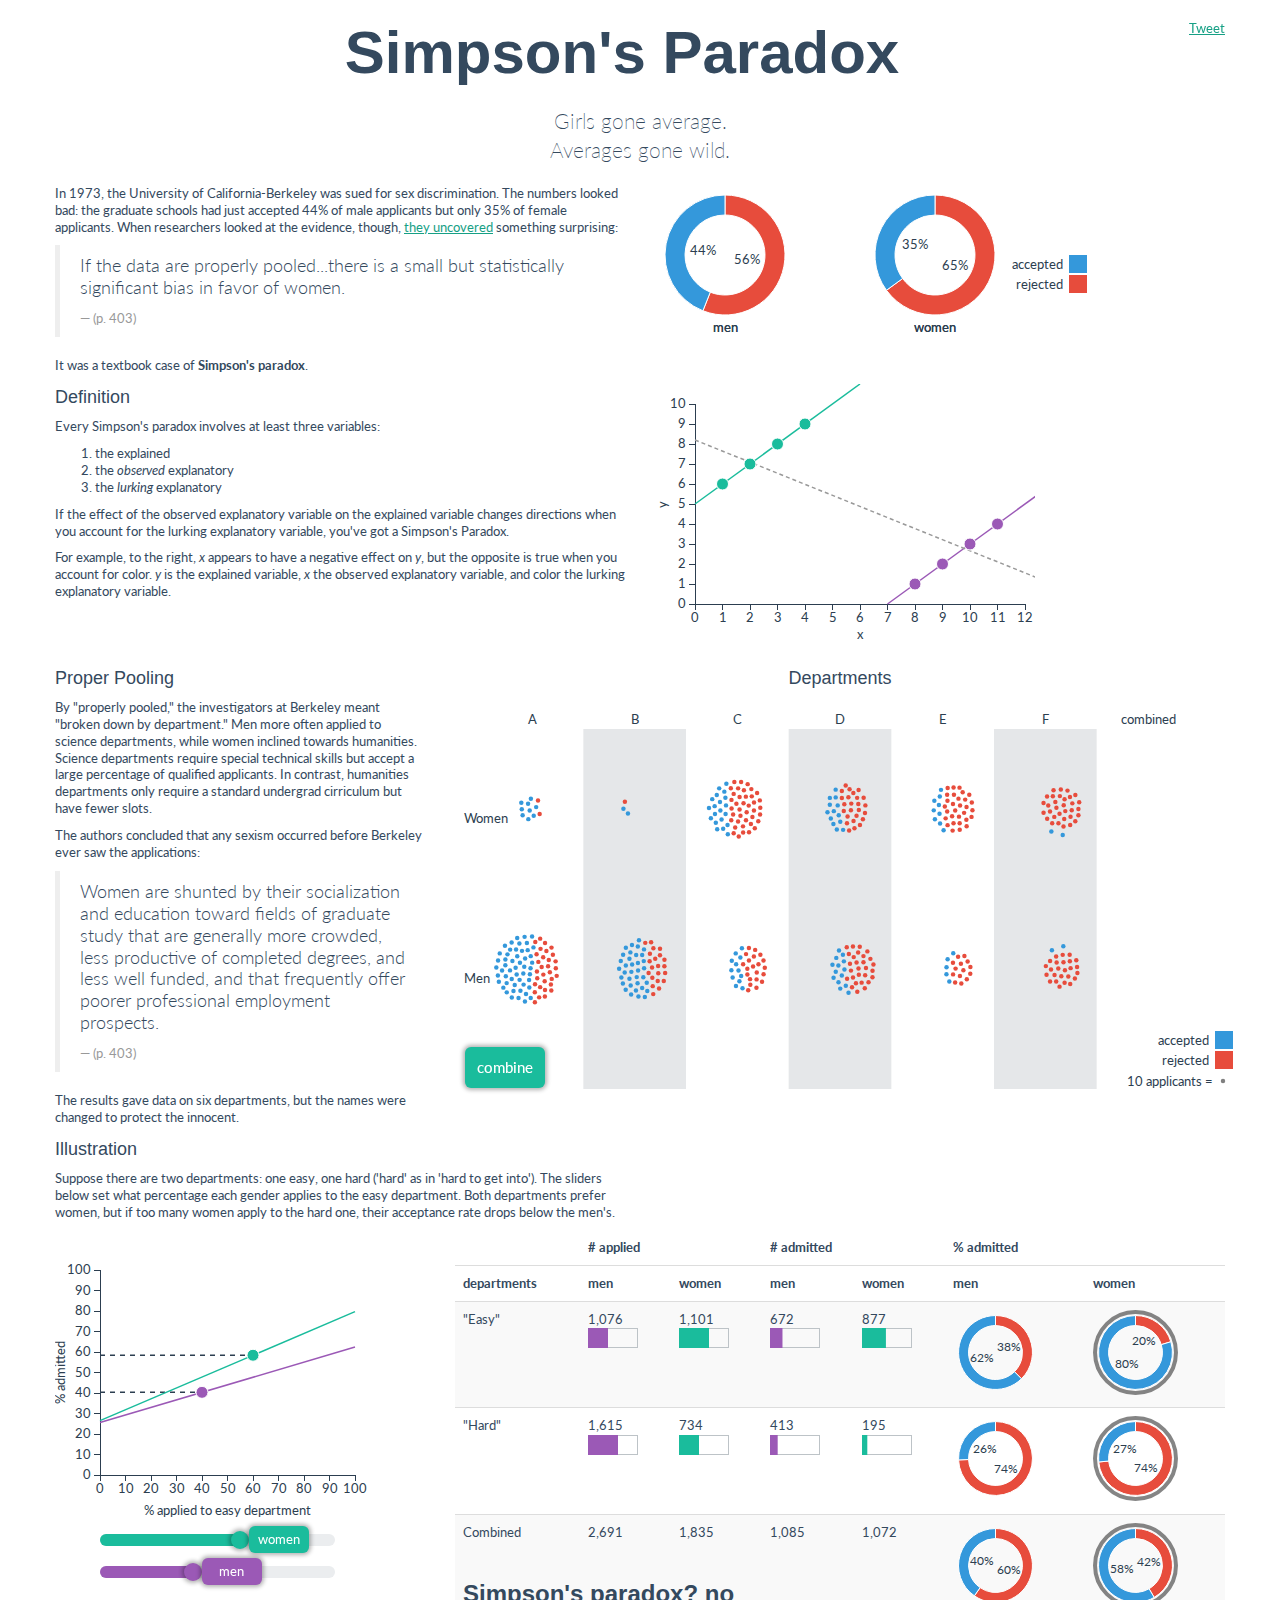
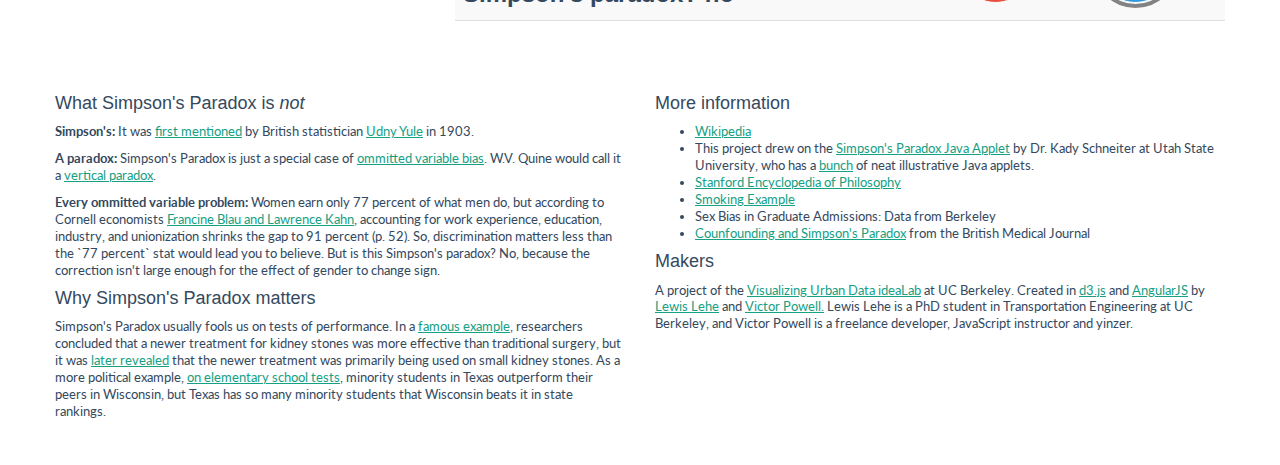
<file: index.html>
<!DOCTYPE html>
<html lang="en">
  <head>
    <meta charset="utf-8">
    <meta name="viewport" content="width=1200">
    <title>Simpson's Paradox</title>

    <link rel="stylesheet" href="Flat-UI-master/bootstrap/css/bootstrap.min.css">
    <link href="Flat-UI-master/css/flat-ui.css" rel="stylesheet">
    <link rel="stylesheet" href="simp-style.css">
  </head>
  <body ng-app="mainApp">
    <div class="container" ng-controller="MainCtrl">
      <a href="https://twitter.com/share" class="twitter-share-button" data-via="vicapow">Tweet</a>
        <script>!function(d,s,id){var js,fjs=d.getElementsByTagName(s)[0],p=/^http:/.test(d.location)?'http':'https';if(!d.getElementById(id)){js=d.createElement(s);js.id=id;js.src=p+'://platform.twitter.com/widgets.js';fjs.parentNode.insertBefore(js,fjs);}}(document, 'script', 'twitter-wjs');</script>

      <div class="title">
        <h1>Simpson's Paradox</h1>
        <p class="lead">Girls gone average. <br> Averages gone wild.</p>
      </div>
      <div class="row">
        <div class="col-lg-6">
          <p>In 1973, the University of California-Berkeley was sued for sex discrimination. The numbers looked bad: the graduate schools had just accepted 44% of male applicants but only 35% of female applicants. When researchers looked at the evidence, though, <a href="http://www.unc.edu/~nielsen/soci708/cdocs/Berkeley_admissions_bias.pdf">they uncovered</a> something surprising:</p>
          <blockquote>
            <p>If the data are properly pooled...there is a small but statistically significant bias in favor of women.</p>
            <small>(p. 403)</small>
          </blockquote>
          <p>It was a textbook case of <strong>Simpson's paradox</strong>.</p>
        </div>
        <div class="col-lg-2">
          <div id = "donut-chart"></div>
        </div>
      </div>
      <div class="row">
        <div class="col-lg-6">
          <h4>Definition</h4>
          <p>Every Simpson's paradox involves at least three variables:</p>
          <ol>
             <li>the explained</li>
             <li>the <em>observed</em> explanatory</li>
             <li>the <em>lurking</em> explanatory</li>
           </ol>
           <p>If the effect of the observed explanatory variable on the explained variable changes directions when you account for the lurking explanatory variable, you've got a Simpson's Paradox.</p>
          <p>For example, to the right, <em>x </em>appears to have a negative effect on <em>y</em>, but the opposite is true when you account for color. <em>y</em> is the explained variable, <em>x</em> the observed explanatory variable, and color the lurking explanatory variable.</p>
        </div>
        <div class="col-lg-4">
          <div id = 'line-chart'></div>
        </div>
      </div>
      
        <br>
      <div class="row">
        <div class = "col-lg-4" >
            <h4>Proper Pooling</h4>
            <p>By "properly pooled," the investigators at Berkeley meant "broken down by department." Men more often applied to science departments, while women inclined towards humanities. Science departments require special technical skills but accept a large percentage of qualified applicants. In contrast, humanities departments only require a standard undergrad cirriculum but have fewer slots.</p>
            <p>The authors concluded that any sexism occurred before Berkeley ever saw the applications:</p>
            <blockquote>
            <p>Women are shunted by their socialization and education toward fields of graduate study that are generally more crowded, less productive of completed degrees, and less well funded, and that frequently offer poorer professional employment prospects.</p>
              <small>(p. 403)</small>
            </blockquote>
            <p>The results gave data on six departments, but the names were changed to protect the innocent.</p>
        </div>
        <div class="force-directed-container vis col-lg-8">
          <h4> Departments </h4>
          <svg></svg>
          <a class="btn btn-primary combine-button" href="#">combine</a>
        </div>
      </div>
      
      <div class="row">
        <div class="col-lg-6">
            <h4>Illustration</h4>
            <p>Suppose there are two departments: one easy, one hard ('hard' as in 'hard to get into'). The sliders below set what percentage each gender applies to the easy department. Both departments prefer women, but if too many women apply to the hard one, their acceptance rate drops below the men's.</p>
        </div>
      </div>
        <!-- the table -->
      <div ng-include="'views/table.html'"></div>
        
      <!-- the bottom -->
      <div class="row" ng-include="'views/bottom.html'"></div>
    </div><!-- /.container -->  
    <div class="custom-tooltip" style="opacity:0;"></div>
  </body>
    <!-- libraries: js -->
    <script type="text/javascript" src="d3.js"></script>
    <script type="text/javascript" src="underscore.js"></script>
    <script src="lib/angular.min.js"></script>
    <script src="Flat-UI-master/js/jquery-1.8.3.min.js"></script>
    <script src="Flat-UI-master/js/jquery-ui-1.10.3.custom.min.js"></script>
    <script src="Flat-UI-master/js/bootstrap.min.js"></script>

    <!-- non-angular scripts -->
    <script src="line-chart.js"></script>
    <script src="donut-chart.js"></script>
    <script src="force-directed.js"></script>
    <script src="tooltip.js"></script>

  <!-- build:js({.tmp,app}) scripts/scripts.js -->
    <script src="scripts/app.js"></script>
    <script src="scripts/controllers/controller.js"></script>
    <script src="scripts/donutDirect.js"></script>
    <script src="scripts/slider.js"></script>
    <script src="scripts/lineDirect.js"></script>
    <script src="scripts/barDirect.js"></script>

</html>
</file>
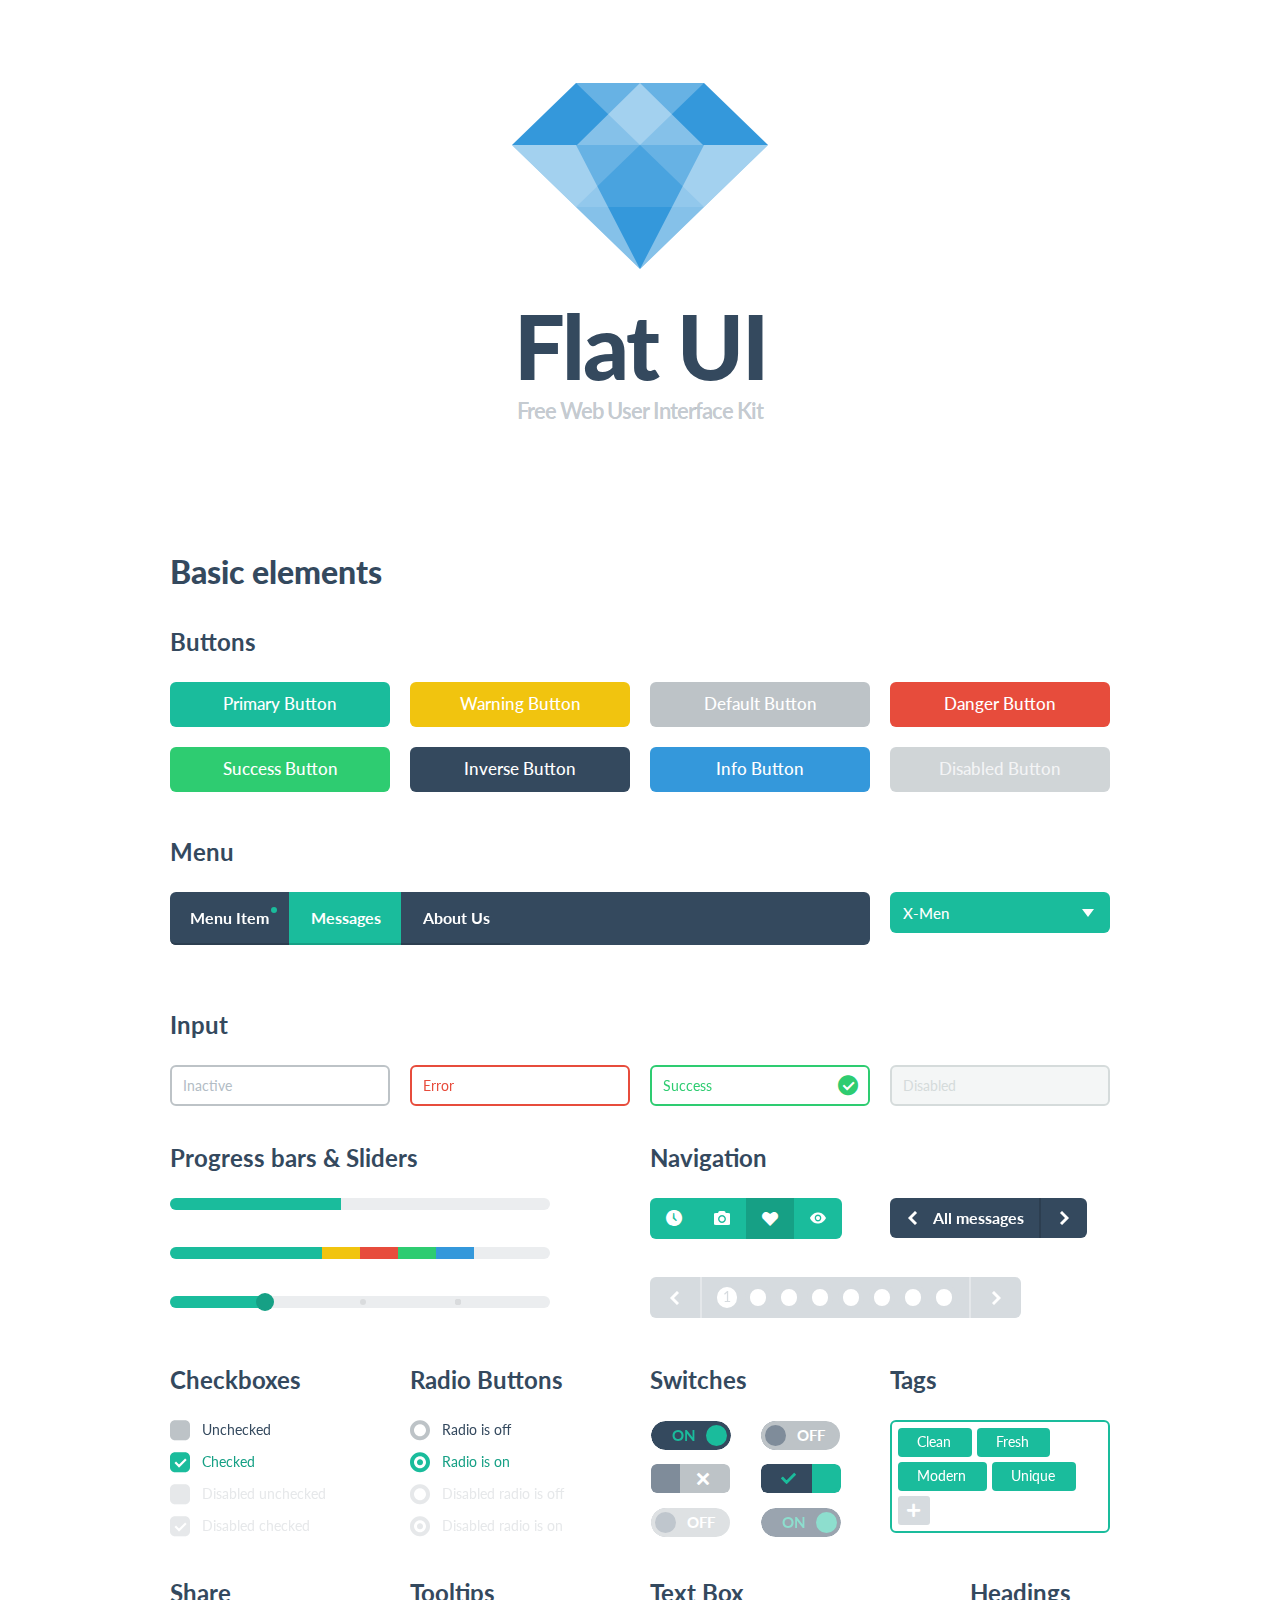
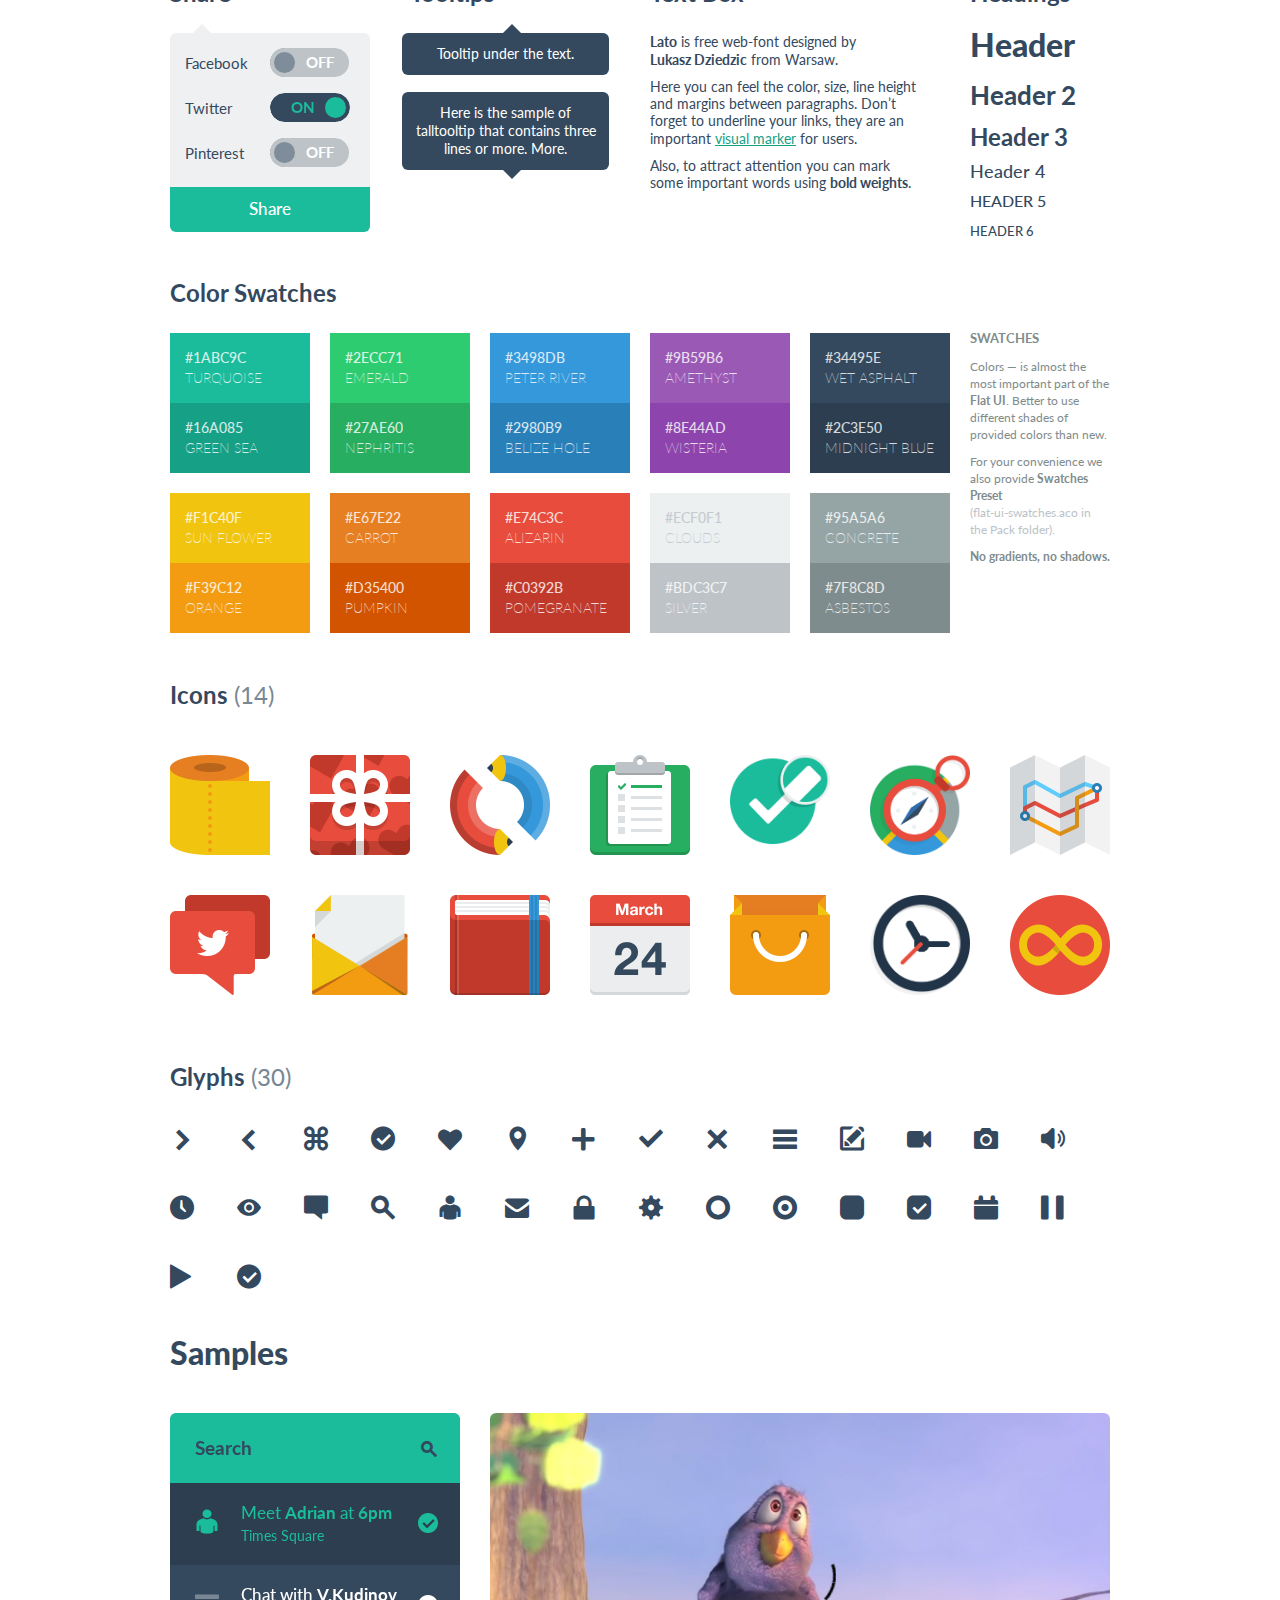
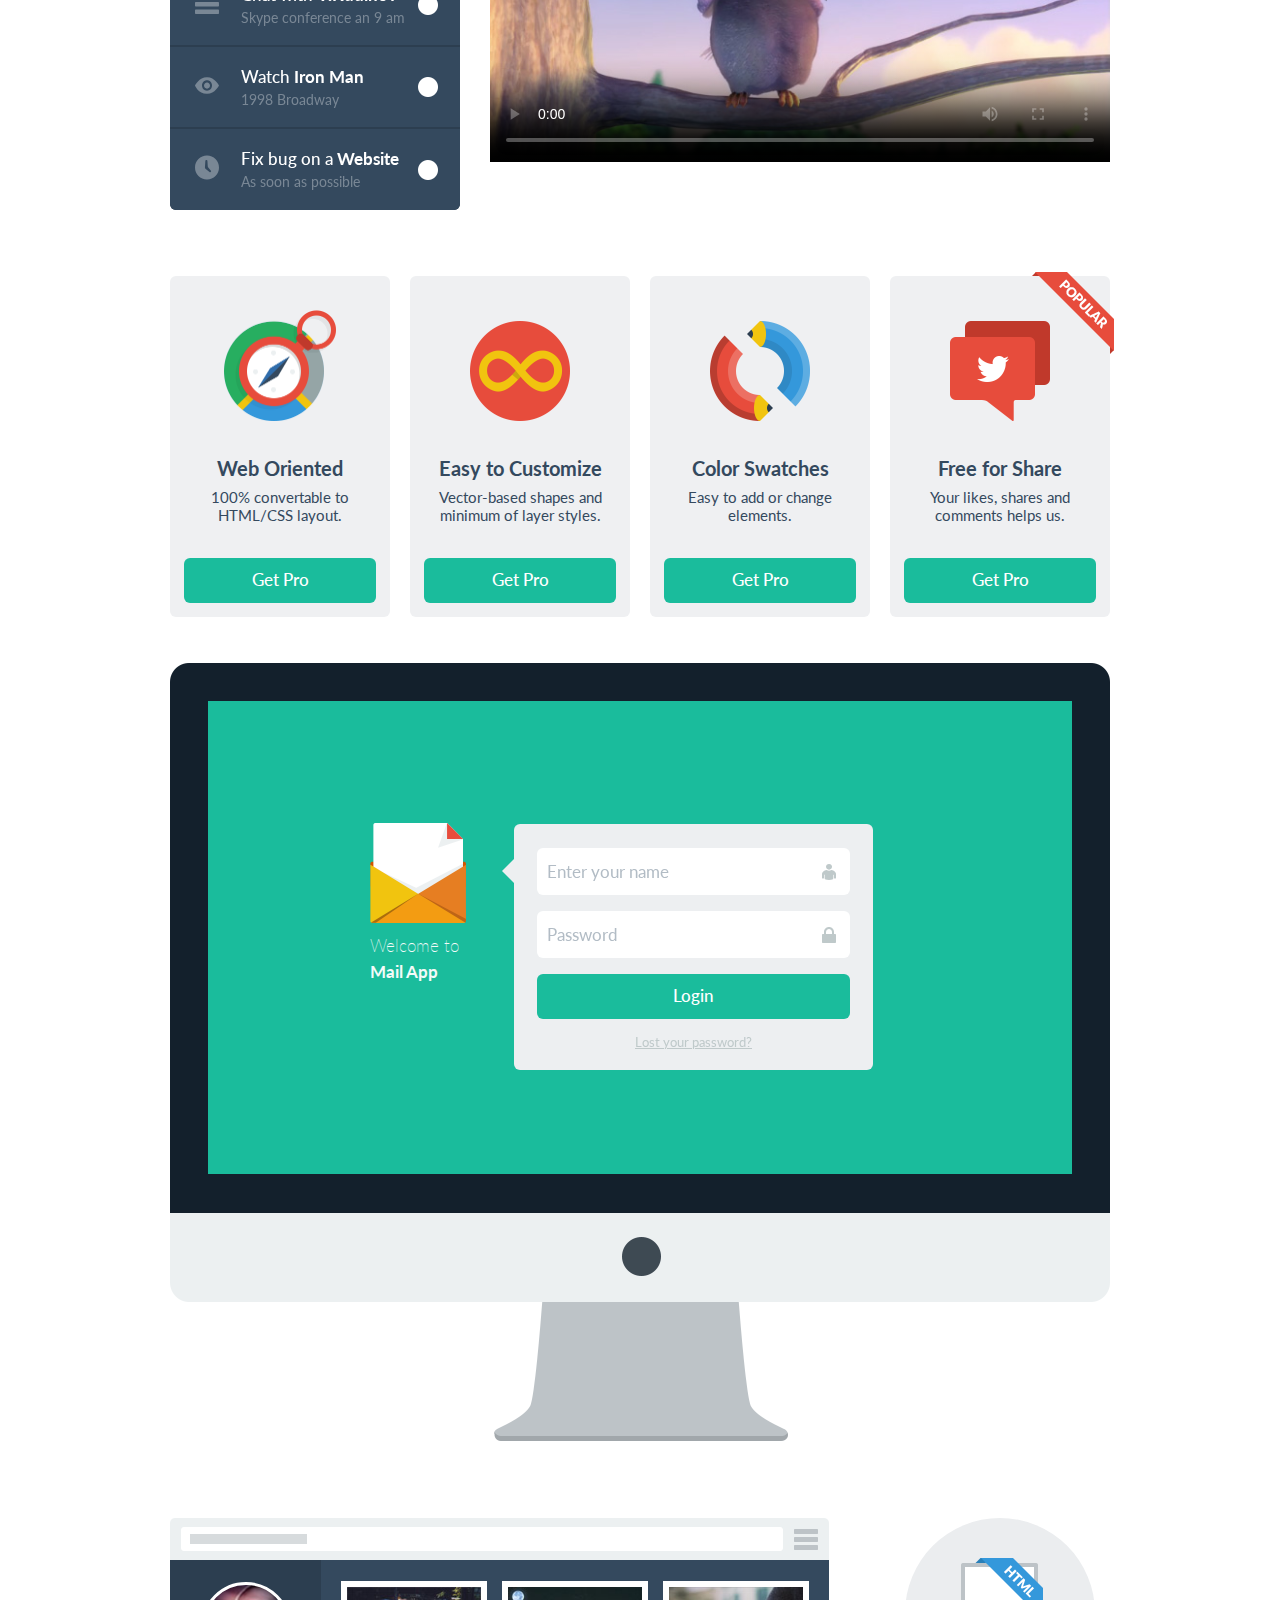
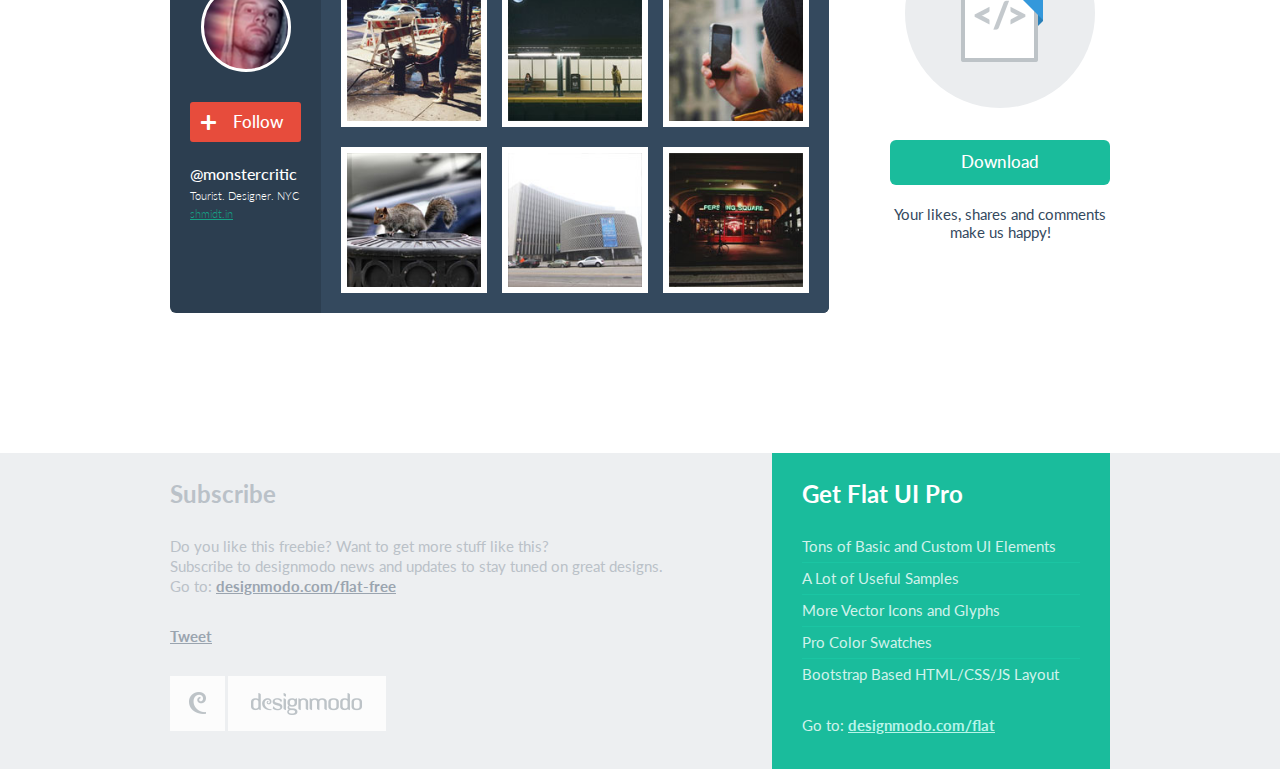
<file: Flat-UI-master/index2.html>
<!DOCTYPE html>
<html lang="en">
  <head>
    <meta charset="utf-8">
    <title>Flat UI Kit - HTML/PSD Design Framework</title>
    <meta name="viewport" content="width=device-width, initial-scale=1.0">

    <!-- Loading Bootstrap -->
    <link href="bootstrap/css/bootstrap.css" rel="stylesheet">

    <!-- Loading Flat UI -->
    <link href="css/flat-ui.css" rel="stylesheet">

    <link rel="shortcut icon" href="images/favicon.ico">

    <!-- HTML5 shim, for IE6-8 support of HTML5 elements. All other JS at the end of file. -->
    <!--[if lt IE 9]>
      <script src="js/html5shiv.js"></script>
    <![endif]-->
  </head>
  <body>
    <div class="container">
      <div class="demo-headline">
        <h1 class="demo-logo">
          <div class="logo"></div>
          Flat UI
          <small>Free Web User Interface Kit</small>
        </h1>
      </div> <!-- /demo-headline -->

      <h1>Basic elements</h1>
      <h3 class="demo-panel-title">Buttons</h3>

      <div class="row demo-row">
        <div class="span3">
          <a href="#fakelink" class="btn btn-large btn-block btn-primary">Primary Button</a>
        </div>
        <div class="span3">
          <a href="#fakelink" class="btn btn-large btn-block btn-warning">Warning Button</a>
        </div>
        <div class="span3">
          <a href="#fakelink" class="btn btn-block btn-large">Default Button</a>
        </div>
        <div class="span3">
          <a href="#fakelink" class="btn btn-large btn-block btn-danger">Danger Button</a>
        </div>
      </div> <!-- /row -->

      <div class="row demo-row">
        <div class="span3">
          <a href="#fakelink" class="btn btn-large btn-block btn-success">Success Button</a>
        </div>
        <div class="span3">
          <a href="#fakelink" class="btn btn-large btn-block btn-inverse">Inverse Button</a>
        </div>
        <div class="span3">
          <a href="#fakelink" class="btn btn-large btn-block btn-info">Info Button</a>
        </div>
        <div class="span3">
          <a href="#fakelink" class="btn btn-large btn-block disabled">Disabled Button</a>
        </div>
      </div> <!-- /row -->

      <h3 class="demo-panel-title">Menu</h3>
      <div class="row demo-row">
        <div class="span9">
          <div class="navbar navbar-inverse">
            <div class="navbar-inner">
              <div class="container">
                <button type="button" class="btn btn-navbar" data-toggle="collapse" data-target="#nav-collapse-01"></button>
                <div class="nav-collapse collapse" id="nav-collapse-01">
                  <ul class="nav">
                    <li>
                      <a href="#fakelink">
                        Menu Item
                        <span class="navbar-unread">1</span>
                      </a>
                    </li>
                    <li class="active">
                      <a href="#fakelink">
                        Messages
                        <span class="navbar-unread">1</span>
                      </a>
                      <ul>
                        <li><a href="#fakelink">Element One</a></li>
                        <li>
                          <a href="#fakelink">Sub menu</a>
                          <ul>
                            <li><a href="#fakelink">Element One</a></li>
                            <li><a href="#fakelink">Element Two</a></li>
                            <li><a href="#fakelink">Element Three</a></li>
                          </ul> <!-- /Sub menu -->
                        </li>
                        <li><a href="#fakelink">Element Three</a></li>
                      </ul> <!-- /Sub menu -->
                    </li>
                    <li>
                      <a href="#fakelink">
                        About Us
                      </a>
                    </li>
                  </ul>
                </div><!--/.nav -->
              </div>
            </div>
          </div>
        </div>
        <div class="span3">
          <select name="herolist" value="X-Men" class="select-block span3">
            <option value="0">Choose hero</option>
            <option value="1">Spider Man</option>
            <option value="2">Wolverine</option>
            <option value="3">Captain America</option>
            <option value="X-Men" selected="selected">X-Men</option>
            <option value="Crocodile">Crocodile</option>
          </select>
        </div>
      </div> <!-- /row -->

      <h3 class="demo-panel-title">Input</h3>
      <div class="row">
        <div class="span3">
          <input type="text" value="" placeholder="Inactive" class="span3" />
        </div>
        <div class="span3">
          <div class="control-group error">
            <input type="text" value="Error" class="span3" />
          </div>
        </div>
        <div class="span3">
          <div class="control-group success">
            <input type="text" value="Success" class="span3" />
            <i class="input-icon fui-check-inverted"></i>
          </div>
        </div>
        <div class="span3">
          <input type="text" value="Disabled" disabled="disabled" class="span3" />
        </div>
      </div> <!-- /row -->

      <div class="row">
        <div class="span5">
          <h3 class="demo-panel-title">Progress bars &amp; Sliders</h3>
          <div class="progress">
            <div class="bar" style="width: 45%;"></div>
          </div>
          <br/>
          <div class="progress">
            <div class="bar" style="width: 40%;"></div>
            <div class="bar bar-warning" style="width: 10%;"></div>
            <div class="bar bar-danger" style="width: 10%;"></div>
            <div class="bar bar-success" style="width: 10%;"></div>
            <div class="bar bar-info" style="width: 10%;"></div>
          </div>
          <br/>
          <div id="slider" class="ui-slider">
            <div class="ui-slider-segment"></div>
            <div class="ui-slider-segment"></div>
            <div class="ui-slider-segment"></div>
          </div>
        </div> <!-- /sliders -->

        <div class="span6 offset1">
          <h3 class="demo-panel-title">Navigation</h3>
          <div class="row demo-navigation">
            <div class="span3">
              <div class="btn-toolbar">
                <div class="btn-group">
                  <a class="btn btn-primary" href="#fakelink"><i class="fui-time"></i></a>
                  <a class="btn btn-primary" href="#fakelink"><i class="fui-photo"></i></a>
                  <a class="btn btn-primary active" href="#fakelink"><i class="fui-heart"></i></a>
                  <a class="btn btn-primary" href="#fakelink"><i class="fui-eye"></i></a>
                </div>
              </div> <!-- /toolbar -->
            </div>
            <div class="span3 demo-pager">
              <ul class="pager">
                <li class="previous">
                  <a href="#fakelink">
                    <i class="fui-arrow-left"></i>
                    <span>All messages</span>
                  </a>
                </li>
                <li class="next">
                  <a href="#fakelink">
                    <i class="fui-arrow-right"></i>
                  </a>
                </li>
              </ul> <!-- /pager -->
            </div>
          </div> <!-- /demo-navigation -->

          <div class="pagination">
            <ul>
              <li class="previous"><a href="#fakelink" class="fui-arrow-left"></a></li>
              <li class="active"><a href="#fakelink">1</a></li>
              <li><a href="#fakelink">2</a></li>
              <li><a href="#fakelink">3</a></li>
              <li><a href="#fakelink">4</a></li>
              <li><a href="#fakelink">5</a></li>
              <li><a href="#fakelink">6</a></li>
              <li><a href="#fakelink">7</a></li>
              <li><a href="#fakelink">8</a></li>
              <li class="next"><a href="#fakelink" class="fui-arrow-right"></a></li>
            </ul>
          </div> <!-- /pagination -->
        </div> <!-- /navigation -->
      </div> <!-- /row -->

      <div class="row">
        <div class="span3">
          <h3 class="demo-panel-title">Checkboxes</h3>
          <label class="checkbox" for="checkbox1">
            <input type="checkbox" value="" id="checkbox1" data-toggle="checkbox">
            Unchecked
          </label>
          <label class="checkbox" for="checkbox2">
            <input type="checkbox" checked="checked" value="" id="checkbox2" data-toggle="checkbox" checked="">
            Checked
          </label>
          <label class="checkbox" for="checkbox3">
            <input type="checkbox" value="" id="checkbox3" data-toggle="checkbox" disabled="">
            Disabled unchecked
          </label>
          <label class="checkbox" for="checkbox4">
            <input type="checkbox" checked="checked" value="" id="checkbox4" data-toggle="checkbox" disabled="" checked="">
            Disabled checked
          </label>
        </div> <!-- /checkboxes span3 -->

        <div class="span3">
          <h3 class="demo-panel-title">Radio Buttons</h3>
          <label class="radio">
            <input type="radio" name="optionsRadios" id="optionsRadios1" value="option1" data-toggle="radio">
            Radio is off
          </label>
          <label class="radio">
            <input type="radio" name="optionsRadios" id="optionsRadios2" value="option1" data-toggle="radio" checked="">
            Radio is on
          </label>

          <label class="radio">
            <input type="radio" name="optionsRadiosDisabled" id="optionsRadios3" value="option2" data-toggle="radio" disabled="">
            Disabled radio is off
          </label>
          <label class="radio">
            <input type="radio" name="optionsRadiosDisabled" id="optionsRadios4" value="option2" data-toggle="radio" checked="" disabled="">
            Disabled radio is on
          </label>
        </div> <!-- /radios span3 -->

        <div class="span3">
          <h3 class="demo-panel-title">Switches</h3>

          <table width="100%">
            <tr>
              <td width="50%" class="pbm">
                <input type="checkbox" checked="" data-toggle="switch" />
              </td>

              <td class="pbm">
                <input type="checkbox" data-toggle="switch" />
              </td>
            </tr>
            <tr>
              <td class="pbm">
                <div class="switch switch-square"
                  data-on-label="<i class='fui-check'></i>"
                  data-off-label="<i class='fui-cross'></i>">
                  <input type="checkbox" />
                </div>
              </td>

              <td class="pbm">
                <div class="switch switch-square"
                  data-on-label="<i class='fui-check'></i>"
                  data-off-label="<i class='fui-cross'></i>">
                  <input type="checkbox" checked="" />
                </div>
              </td>
            </tr>
            <tr>
              <td>
                <input type="checkbox" disabled data-toggle="switch" />
              </td>

              <td>
                <input type="checkbox" checked disabled data-toggle="switch" />
              </td>
            </tr>
          </table>
        </div> <!-- /toggles span3 -->

        <div class="span3">
          <h3 class="demo-panel-title">Tags</h3>
          <input name="tagsinput" id="tagsinput" class="tagsinput" value="Clean,Fresh,Modern,Unique" />
        </div>
      </div> <!-- /row -->

      <div class="row">
        <div class="span3">
          <h3 class="demo-panel-title">Share</h3>
          <div class="share mrl">
            <ul>
              <li>
                <label class="share-label" for="share-toggle2">Facebook</label>
                <input type="checkbox" data-toggle="switch" />
              </li>
              <li>
                <label class="share-label" for="share-toggle4">Twitter</label>
                <input type="checkbox" checked="" data-toggle="switch" />
              </li>
              <li>
                <label class="share-label" for="share-toggle6">Pinterest</label>
                <input type="checkbox" data-toggle="switch" />
              </li>
            </ul>
            <a href="#" class="btn btn-primary btn-block btn-large">Share</a>
          </div> <!-- /share -->
        </div>

        <div class="span3">
          <div class="demo-tooltips">
            <h3 class="demo-panel-title">Tooltips</h3>
            <p align="center" data-toggle="tooltip" data-placement="bottom" title="Tooltip under the text."></p>
            <p align="center" data-toggle="tooltip" title="Here is the sample of talltooltip that contains three lines or more. More."></p>
          </div>
        </div> <!-- /span3 with tooltips -->

        <div class="span4">
          <div class="demo-text-box prl">
            <h3 class="demo-panel-title">Text Box</h3>
            <p><strong>Lato</strong> is free web-font designed by <strong>Lukasz&nbsp;Dziedzic</strong> from Warsaw.</p>
            <p>Here you can feel the color, size, line height and margins between paragraphs. Don’t forget to underline 
              your links, they are an important <a href="#">visual marker</a> for users.</p>
            <p>Also, to attract attention you can mark some&nbsp;important words using <strong>bold weights</strong>.</p>
          </div>
        </div> <!-- /text box -->

        <div class="span2">
          <h3 class="demo-panel-title demo-headings">Headings</h3>
          <h1>Header</h1>
          <h2>Header 2</h2>
          <h3>Header 3</h3>
          <h4>Header 4</h4>
          <h5>Header 5</h5>
          <h6>Header 6</h6>
        </div> <!-- /headings -->
      </div> <!-- /row -->

      <h3 class="demo-panel-title">Color Swatches</h3>
      <div class="row">
        <div class="span10">          
          <div class="row mbl">
            <div class="span2">
              <dl class="palette palette-turquoise">
                <dt>#1abc9c</dt>
                <dd>Turquoise</dd>
              </dl>
              <dl class="palette palette-green-sea">
                <dt>#16a085</dt>
                <dd>Green sea</dd>
              </dl>
            </div>

            <div class="span2">
              <dl class="palette palette-emerald">
                <dt>#2ecc71</dt>
                <dd>Emerald</dd>
              </dl>
              <dl class="palette palette-nephritis">
                <dt>#27ae60</dt>
                <dd>Nephritis</dd>
              </dl>
            </div>

            <div class="span2">
              <dl class="palette palette-peter-river">
                <dt>#3498db</dt>
                <dd>Peter river</dd>
              </dl>
              <dl class="palette palette-belize-hole">
                <dt>#2980b9</dt>
                <dd>Belize hole</dd>
              </dl>
            </div>

            <div class="span2">
              <dl class="palette palette-amethyst">
                <dt>#9b59b6</dt>
                <dd>Amethyst</dd>
              </dl>
              <dl class="palette palette-wisteria">
                <dt>#8e44ad</dt>
                <dd>Wisteria</dd>
              </dl>
            </div>

            <div class="span2">
              <dl class="palette palette-wet-asphalt">
                <dt>#34495e</dt>
                <dd>Wet asphalt</dd>
              </dl>
              <dl class="palette palette-midnight-blue">
                <dt>#2c3e50</dt>
                <dd>Midnight blue</dd>
              </dl>
            </div>
          </div> <!-- /color swatches -->

          <div class="row mbl">
            <div class="span2">
              <dl class="palette palette-sun-flower">
                <dt>#f1c40f</dt>
                <dd>Sun flower</dd>
              </dl>
              <dl class="palette palette-orange">
                <dt>#f39c12</dt>
                <dd>Orange</dd>
              </dl>
            </div>

            <div class="span2">
              <dl class="palette palette-carrot">
                <dt>#e67e22</dt>
                <dd>Carrot</dd>
              </dl>
              <dl class="palette palette-pumpkin">
                <dt>#d35400</dt>
                <dd>Pumpkin</dd>
              </dl>
            </div>

            <div class="span2">
              <dl class="palette palette-alizarin">
                <dt>#e74c3c</dt>
                <dd>Alizarin</dd>
              </dl>
              <dl class="palette palette-pomegranate">
                <dt>#c0392b</dt>
                <dd>Pomegranate</dd>
              </dl>
            </div>

            <div class="span2">
              <dl class="palette palette-clouds">
                <dt>#ecf0f1</dt>
                <dd>Clouds</dd>
              </dl>
              <dl class="palette palette-silver">
                <dt>#bdc3c7</dt>
                <dd>Silver</dd>
              </dl>
            </div>

            <div class="span2">
              <dl class="palette palette-concrete">
                <dt>#95a5a6</dt>
                <dd>Concrete</dd>
              </dl>
              <dl class="palette palette-asbestos">
                <dt>#7f8c8d</dt>
                <dd>Asbestos</dd>
              </dl>
            </div>
          </div> <!-- /color swatches -->
        </div>

        <div class="span2">
          <h6 class="palette-headline">SWATCHES</h6>
          <p class="palette-paragraph">
            Colors &mdash; is almost the most important part of the <strong>Flat UI</strong>. Better to use different shades of provided colors than new.
          </p>
          <p class="palette-paragraph">
            For your convenience we also provide <strong>Swatches Preset</strong> <span>(flat&#8209;ui&#8209;swatches.aco in the Pack folder).</span>
          </p>
          <p class="palette-paragraph">
            <strong>No gradients, no shadows.</strong>
          </p>
        </div> <!-- /swatches desc -->
      </div> <!-- /swatches row -->

      <h3 class="demo-panel-title">Icons <small>(14)</small></h3>
      <div class="demo-illustrations">
        <div class="demo-content">
          <div><img src="images/icons/Toilet-Paper@2x.png" alt="Toilet-Paper"></div>          
          <div><img src="images/icons/Gift-Box@2x.png" alt="Gift-Box"></div>
          <div><img src="images/icons/Pensils@2x.png" alt="Pensils"></div>
          <div><img src="images/icons/Clipboard@2x.png" alt="Clipboard"></div>
          <div><img src="images/icons/Retina-Ready@2x.png" alt="Retina-Ready"></div>
          <div><img src="images/icons/Compas@2x.png" alt="Compas"></div>
          <div><img src="images/icons/Map@2x.png" alt="Map"></div>
          <div><img src="images/icons/Chat@2x.png" alt="Chat"></div>
          <div><img src="images/icons/Mail@2x.png" alt="Mail"></div>
          <div><img src="images/icons/Book@2x.png" alt="Book"></div>
          <div><img src="images/icons/Calendar@2x.png" alt="Calendar"></div>
          <div><img src="images/icons/Pocket@2x.png" alt="Pocket"></div>
          <div><img src="images/icons/Watches@2x.png" alt="Watches"></div>
          <div><img src="images/icons/Infinity-Loop@2x.png" alt="Infinity-Loop"></div>
        </div>
      </div>


      <h3 class="demo-panel-title">Glyphs <small>(30)</small></h3>
      <div class="demo-icons">        
        <div class="demo-content">
          <span class="fui-arrow-right"></span>
          <span class="fui-arrow-left"></span>
          <span class="fui-cmd"></span>
          <span class="fui-check-inverted"></span>
          <span class="fui-heart"></span>
          <span class="fui-location"></span>
          <span class="fui-plus"></span>
          <span class="fui-check"></span>
          <span class="fui-cross"></span>
          <span class="fui-list"></span>
          <span class="fui-new"></span>
          <span class="fui-video"></span>
          <span class="fui-photo"></span>
          <span class="fui-volume"></span>
          <span class="fui-time"></span>
          <span class="fui-eye"></span>
          <span class="fui-chat"></span>
          <span class="fui-search"></span>
          <span class="fui-user"></span>
          <span class="fui-mail"></span>
          <span class="fui-lock"></span>
          <span class="fui-gear"></span>
          <span class="fui-radio-unchecked"></span>
          <span class="fui-radio-checked"></span>
          <span class="fui-checkbox-unchecked"></span>
          <span class="fui-checkbox-checked"></span>
          <span class="fui-calendar-solid"></span>
          <span class="fui-pause"></span>
          <span class="fui-play"></span>
          <span class="fui-check-inverted-2"></span>
        </div>
      </div> <!-- /icon font row -->

      <h1 class="mbl pbl">Samples</h1>
      <div class="row demo-samples">
        <div class="span4">
          <div class="todo mrm">
            <div class="todo-search">
              <input class="todo-search-field" type="search" value="" placeholder="Search" />
            </div>
            <ul>
              <li class="todo-done">
                <div class="todo-icon fui-user"></div>
                <div class="todo-content">
                  <h4 class="todo-name">
                    Meet <strong>Adrian</strong> at <strong>6pm</strong>
                  </h4>
                  Times Square
                </div>
              </li>

              <li>
                <div class="todo-icon fui-list"></div>
                <div class="todo-content">
                  <h4 class="todo-name">
                    Chat with <strong>V.Kudinov</strong>
                  </h4>
                  Skype conference an 9 am
                </div>
              </li>

              <li>
                <div class="todo-icon fui-eye"></div>
                <div class="todo-content">
                  <h4 class="todo-name">
                    Watch <strong>Iron Man</strong>
                  </h4>
                  1998 Broadway
                </div>
              </li>

              <li>
                <div class="todo-icon fui-time"></div>
                <div class="todo-content">
                  <h4 class="todo-name">
                    Fix bug on a <strong>Website</strong>
                  </h4>
                  As soon as possible
                </div>
              </li>
            </ul>
          </div>
        </div> <!-- /todo list -->

        <div class="span8 demo-video">
          <!--[if !IE]> -->
            <video class="video-js" controls
              preload="auto" width="620" height="349" poster="images/video/poster.jpg" data-setup="{}">
              <source src="http://iurevych.github.com/Flat-UI-videos/big_buck_bunny.mp4" type="video/mp4">
              <source src="http://iurevych.github.com/Flat-UI-videos/big_buck_bunny.webm" type="video/webm">
            </video>
          <!-- <![endif]-->

          <!--[if IE]>
            <video class="video-js" controls
              preload="auto" width="620" height="256" poster="http://video-js.zencoder.com/oceans-clip.jpg" data-setup="{}">
              <source src="http://video-js.zencoder.com/oceans-clip.mp4" type='video/mp4'/>
              <source src="http://video-js.zencoder.com/oceans-clip.webm" type='video/webm'/>
            </video>
          <![endif]-->
        </div> <!-- /video -->
      </div>

      <div class="row demo-tiles">
        <div class="span3">
          <div class="tile">
            <img src="images/icons/Compas@2x.png" alt="Compas@2x" class="tile-image big-illustration">
            <h3 class="tile-title">Web Oriented</h3>
            <p>100% convertable to HTML/CSS layout.</p>
            <a class="btn btn-primary btn-large btn-block" href="http://designmodo.com/flat">Get Pro</a>
          </div>
        </div>

        <div class="span3">
          <div class="tile">
            <img src="images/icons/Infinity-Loop@2x.png" alt="Infinity-Loop@2x" class="tile-image">
            <h3 class="tile-title">Easy to Customize</h3>
            <p>Vector-based shapes and minimum of layer styles.</p>
            <a class="btn btn-primary btn-large btn-block" href="http://designmodo.com/flat">Get Pro</a>
          </div>
        </div>

        <div class="span3">
          <div class="tile">
            <img src="images/icons/Pensils@2x.png" alt="Pensils@2x" class="tile-image">
            <h3 class="tile-title">Color Swatches</h3>
            <p>Easy to add or change elements. </p>
            <a class="btn btn-primary btn-large btn-block" href="http://designmodo.com/flat">Get Pro</a>
          </div>
        </div>

        <div class="span3">
          <div class="tile tile-hot">
            <img src="images/icons/Chat@2x.png" alt="Chat@2x" class="tile-image">
            <h3 class="tile-title">Free for Share</h3>
            <p>Your likes, shares and comments helps us.</p>
            <a class="btn btn-primary btn-large btn-block" href="http://designmodo.com/flat">Get Pro</a>
          </div>

        </div>
      </div> <!-- /tiles -->

      <div class="login">
        <div class="login-screen">
          <div class="login-icon">
            <img src="images/login/icon.png" alt="Welcome to Mail App" />
            <h4>Welcome to <small>Mail App</small></h4>
          </div>

          <div class="login-form">
            <div class="control-group">
              <input type="text" class="login-field" value="" placeholder="Enter your name" id="login-name" />
              <label class="login-field-icon fui-user" for="login-name"></label>
            </div>

            <div class="control-group">
              <input type="password" class="login-field" value="" placeholder="Password" id="login-pass" />
              <label class="login-field-icon fui-lock" for="login-pass"></label>
            </div>

            <a class="btn btn-primary btn-large btn-block" href="#">Login</a>
            <a class="login-link" href="#">Lost your password?</a>
          </div>
        </div>
      </div>

      <div class="row">
        <div class="span9">
          <div class="demo-browser">
            <div class="demo-browser-side">
              <div class="demo-browser-author"></div>
              <div class="demo-browser-action">
                <a class="btn btn-danger btn-large btn-block" href="http://twitter.com/monstercritic" target="_blank">
                  Follow
                </a>
              </div>
              <h5>@monstercritic</h5>
              <h6>
                Tourist. Designer. NYC
                <a href="http://shmidt.in" target="_blank">shmidt.in</a>
              </h6>
            </div>
            <div class="demo-browser-content">
              <img src="images/demo/browser-pic-1.jpg" alt="" />
              <img src="images/demo/browser-pic-2.jpg" alt="" />
              <img src="images/demo/browser-pic-3.jpg" alt="" />
              <img src="images/demo/browser-pic-4.jpg" alt="" />
              <img src="images/demo/browser-pic-5.jpg" alt="" />
              <img src="images/demo/browser-pic-6.jpg" alt="" />
            </div>
          </div>
        </div>

        <div class="span3">
          <div class="demo-download">
            <img src="images/demo/html-icon.png" src="Free PSD" />
          </div>

          <a href="https://github.com/designmodo/Flat-UI/archive/master.zip" class="btn btn-primary btn-large btn-block">Download</a>

          <p class="demo-download-text">Your likes, shares and comments make us happy!</p>
        </div>
      </div> <!-- /download area -->

    </div> <!-- /container -->

    <footer>
      <div class="container">
        <div class="row">
          <div class="span7">
            <h3 class="footer-title">Subscribe</h3>
            <p>Do you like this freebie? Want to get more stuff like this?<br/>
              Subscribe to designmodo news and updates to stay tuned on great designs.<br/>
              Go to: <a href="http://designmodo.com/flat-free" target="_blank">designmodo.com/flat-free</a>
            </p>

            <p class="pvl">
              <a href="https://twitter.com/share" class="twitter-share-button" data-url="http://designmodo.com/flat-free/" data-text="Flat UI Free - PSD&amp;HTML User Interface Kit" data-via="designmodo" data-size="large">Tweet</a>
              <script>!function(d,s,id){var js,fjs=d.getElementsByTagName(s)[0];if(!d.getElementById(id)){js=d.createElement(s);js.id=id;js.src="//platform.twitter.com/widgets.js";fjs.parentNode.insertBefore(js,fjs);}}(document,"script","twitter-wjs");</script>
            </p>

            <a class="footer-brand" href="http://designmodo.com" target="_blank">
              <img src="images/footer/logo.png" alt="Designmodo.com" />
            </a>
          </div> <!-- /span8 -->

          <div class="span5">
            <div class="footer-banner">
              <h3 class="footer-title">Get Flat UI Pro</h3>
              <ul>
                <li>Tons of Basic and Custom UI Elements</li>
                <li>A Lot of Useful Samples</li>
                <li>More Vector Icons and Glyphs</li>
                <li>Pro Color Swatches</li>
                <li>Bootstrap Based HTML/CSS/JS Layout</li>
              </ul>
              Go to: <a href="http://designmodo.com/flat" target="_blank">designmodo.com/flat</a>
            </div>
          </div>
        </div>
      </div>
    </footer>
    
    <!-- Load JS here for greater good =============================-->
    <script src="js/jquery-1.8.3.min.js"></script>
    <script src="js/jquery-ui-1.10.3.custom.min.js"></script>
    <script src="js/jquery.ui.touch-punch.min.js"></script>
    <script src="js/bootstrap.min.js"></script>
    <script src="js/bootstrap-select.js"></script>
    <script src="js/bootstrap-switch.js"></script>
    <script src="js/flatui-checkbox.js"></script>
    <script src="js/flatui-radio.js"></script>
    <script src="js/jquery.tagsinput.js"></script>
    <script src="js/jquery.placeholder.js"></script>
    <script src="js/jquery.stacktable.js"></script>
    <script src="http://vjs.zencdn.net/c/video.js"></script>
    <script src="js/application.js"></script>
  </body>
</html>
</file>
<file: Flat-UI-master/css/flat-ui.css>
@import url("https://fonts.googleapis.com/css?family=Lato:400,700,700italic,900,400italic,300");
@font-face {
  font-family: 'Flat-UI-Icons';
  src: url('../fonts/Flat-UI-Icons.eot');
  src: url('../fonts/Flat-UI-Icons.eot?#iefix') format('embedded-opentype'), url('../fonts/Flat-UI-Icons.woff') format('woff'), url('../fonts/Flat-UI-Icons.ttf') format('truetype'), url('../fonts/Flat-UI-Icons.svg#Flat-UI-Icons') format('svg');
  font-weight: normal;
  font-style: normal;
}
/* Use the following CSS code if you want to use data attributes for inserting your icons */
[data-icon]:before {
  font-family: 'Flat-UI-Icons';
  content: attr(data-icon);
  speak: none;
  font-weight: normal;
  font-variant: normal;
  text-transform: none;
  -webkit-font-smoothing: antialiased;
}
/* Use the following CSS code if you want to have a class per icon */
/*
Instead of a list of all class selectors,
you can use the generic selector below, but it's slower:
[class*="fui-"] {
*/
.fui-arrow-right,
.fui-arrow-left,
.fui-cmd,
.fui-check-inverted,
.fui-heart,
.fui-location,
.fui-plus,
.fui-check,
.fui-cross,
.fui-list,
.fui-new,
.fui-video,
.fui-photo,
.fui-volume,
.fui-time,
.fui-eye,
.fui-chat,
.fui-search,
.fui-user,
.fui-mail,
.fui-lock,
.fui-gear,
.fui-radio-unchecked,
.fui-radio-checked,
.fui-checkbox-unchecked,
.fui-checkbox-checked,
.fui-calendar-solid,
.fui-pause,
.fui-play,
.fui-check-inverted-2 {
  display: inline-block;
  font-family: 'Flat-UI-Icons';
  speak: none;
  font-style: normal;
  font-weight: normal;
  font-variant: normal;
  text-transform: none;
  -webkit-font-smoothing: antialiased;
}
.fui-arrow-right:before {
  content: "\e02c";
}
.fui-arrow-left:before {
  content: "\e02d";
}
.fui-cmd:before {
  content: "\e02f";
}
.fui-check-inverted:before {
  content: "\e006";
}
.fui-heart:before {
  content: "\e007";
}
.fui-location:before {
  content: "\e008";
}
.fui-plus:before {
  content: "\e009";
}
.fui-check:before {
  content: "\e00a";
}
.fui-cross:before {
  content: "\e00b";
}
.fui-list:before {
  content: "\e00c";
}
.fui-new:before {
  content: "\e00d";
}
.fui-video:before {
  content: "\e00e";
}
.fui-photo:before {
  content: "\e00f";
}
.fui-volume:before {
  content: "\e010";
}
.fui-time:before {
  content: "\e011";
}
.fui-eye:before {
  content: "\e012";
}
.fui-chat:before {
  content: "\e013";
}
.fui-search:before {
  content: "\e01c";
}
.fui-user:before {
  content: "\e01d";
}
.fui-mail:before {
  content: "\e01e";
}
.fui-lock:before {
  content: "\e01f";
}
.fui-gear:before {
  content: "\e024";
}
.fui-radio-unchecked:before {
  content: "\e02b";
}
.fui-radio-checked:before {
  content: "\e032";
}
.fui-checkbox-unchecked:before {
  content: "\e033";
}
.fui-checkbox-checked:before {
  content: "\e034";
}
.fui-calendar-solid:before {
  content: "\e022";
}
.fui-pause:before {
  content: "\e03b";
}
.fui-play:before {
  content: "\e03c";
}
.fui-check-inverted-2:before {
  content: "\e000";
}
/* 62px */
/* 52px */
/* 40px */
/* 29px */
/* 28px */
/* 24px */
.inline-block {
  display: inline-block;
  zoom: 1;
  *display: inline;
}
.clearfix {
  *zoom: 1;
}
.clearfix:before,
.clearfix:after {
  display: table;
  content: "";
}
.clearfix:after {
  clear: both;
}
.drop-ie-gradient {
  filter: unquote("progid:DXImageTransform.Microsoft.gradient(enabled = false)");
}
.dropdown-arrow-inverse {
  border-bottom-color: #34495e !important;
  border-top-color: #34495e !important;
}
.demo-headline {
  padding: 73px 0 110px;
  text-align: center;
}
.demo-logo {
  font-size: 90px;
  font-weight: 900;
  letter-spacing: -2px;
  line-height: 100px;
}
.demo-logo .logo {
  background: url(../images/demo/logo-mask.png) center 0 no-repeat;
  background-size: 256px 186px;
  height: 186px;
  margin: 0 auto 26px;
  overflow: hidden;
  text-indent: -9999em;
  width: 256px;
}
.demo-logo small {
  color: rgba(52, 73, 94, 0.30000000000000004);
  display: block;
  font-size: 22px;
  font-weight: 700;
  letter-spacing: -1px;
  padding-top: 5px;
}
.demo-row {
  margin-bottom: 20px;
}
.demo-panel-title {
  margin-bottom: 20px;
  padding-top: 20px;
}
.demo-panel-title small {
  color: #798795;
  font-size: inherit;
  font-weight: 400;
}
.demo-navigation {
  margin-bottom: -4px;
  margin-top: -10px;
}
.demo-pager {
  margin-top: -10px;
}
.demo-tooltips {
  height: 126px;
}
.demo-tooltips .tooltip {
  left: -8px !important;
  position: relative !important;
  top: -8px !important;
}
.demo-headings {
  margin-bottom: 12px;
}
.demo-tiles {
  margin-bottom: 46px;
}
.demo-icons {
  font-size: 32px;
  margin-left: -20px;
  padding-left: 20px;
}
.demo-icons .demo-content {
  margin: 0 0 0 -35px;
}
.demo-icons .demo-content > span {
  display: inline-block;
  margin: 0 0 32px 35px;
  width: 24px;
  font-size: 24px;
}
.demo-icons-tooltip {
  bottom: 0;
  color: #c2c8cf;
  font-size: 12px;
  left: 100%;
  margin-left: 0 !important;
  position: absolute;
  width: 80px;
}
.demo-illustrations .demo-content {
  margin: 0 0 0 -40px;
  padding-top: 20px;
  *zoom: 1;
}
.demo-illustrations .demo-content:before,
.demo-illustrations .demo-content:after {
  display: table;
  content: "";
}
.demo-illustrations .demo-content:after {
  clear: both;
}
.demo-illustrations .demo-content > div {
  float: left;
  width: 100px;
  height: 100px;
  margin: 0 0 40px 40px;
  text-align: center;
}
.demo-illustrations img {
  display: inline-block;
  max-height: 100px;
  max-width: 100px;
  vertical-align: baseline;
}
.demo-samples {
  margin-bottom: 46px;
}
.demo-video {
  padding-top: 95px;
  -webkit-border-radius: 6px;
  -moz-border-radius: 6px;
  border-radius: 6px;
}
.demo-download-section {
  float: none;
  margin: 0 auto;
  padding: 60px 0 90px 20px;
  text-align: center;
}
.demo-download-section [class*='fui-'] {
  margin: 3px 0 -3px;
}
.demo-download {
  background-color: #ebedef;
  height: 120px;
  margin: 0 auto 32px;
  padding: 40px 28px 30px 32px;
  text-align: center;
  width: 130px;
  -webkit-border-radius: 50%;
  -moz-border-radius: 50%;
  border-radius: 50%;
}
.demo-download img {
  height: 104px;
  width: 82px;
}
.demo-download-text {
  font-size: 15px;
  padding: 20px 0;
  text-align: center;
}
.demo-text-box a:hover {
  color: #1abc9c;
}
.demo-browser {
  background: #2c3e50 url(../images/demo/browser.png) 0 0 no-repeat;
  background-size: 659px 42px;
  color: #ffffff;
  margin: 0 41px 140px 0;
  padding-top: 42px;
  -webkit-border-radius: 0 0 6px 6px;
  -moz-border-radius: 0 0 6px 6px;
  border-radius: 0 0 6px 6px;
}
.demo-browser-side {
  float: left;
  padding: 22px 20px;
  width: 111px;
}
.demo-browser-side > h5 {
  margin-bottom: 3px;
  text-transform: none;
}
.demo-browser-side > h6 {
  font-size: 11px;
  font-weight: 300;
  line-height: 18px;
  margin-top: 3px;
  text-transform: none;
}
.demo-browser-author {
  background: url(../images/demo/browser-author.jpg) center center no-repeat;
  border: 3px solid #ffffff;
  display: block;
  height: 84px;
  margin: 0 auto;
  width: 84px;
  -webkit-border-radius: 50%;
  -moz-border-radius: 50%;
  border-radius: 50%;
}
.demo-browser-action {
  padding: 30px 0 12px;
}
.demo-browser-action > .btn {
  padding: 9px 0 10px 11px !important;
  text-align: left;
  -webkit-border-radius: 3px;
  -moz-border-radius: 3px;
  border-radius: 3px;
}
.demo-browser-action > .btn:before {
  color: #ffffff;
  content: '\e009';
  font-size: 16px;
  font-family: 'Flat-UI-Icons';
  font-weight: 300;
  margin-right: 12px;
  position: relative;
  top: 1px;
  -webkit-font-smoothing: antialiased;
}
.demo-browser-content {
  background-color: #34495e;
  overflow: hidden;
  padding: 21px 0 0 20px;
  -webkit-border-radius: 0 0 6px;
  -moz-border-radius: 0 0 6px;
  border-radius: 0 0 6px;
}
.demo-browser-content > img {
  border: 6px solid #ffffff;
  float: left;
  margin: 0 15px 20px 0;
  width: 134px;
}
@media only screen and (-webkit-min-device-pixel-ratio: 2), only screen and (-webkit-min-device-pixel-ratio: 1.5), only screen and (-moz-min-device-pixel-ratio: 2), only screen and (-o-min-device-pixel-ratio: 3/2), only screen and (-o-min-device-pixel-ratio: 2/1), only screen and (min--moz-device-pixel-ratio: 1.5), only screen and (min-device-pixel-ratio: 1.5), only screen and (min-device-pixel-ratio: 2) {
  .logo {
    background-image: url(../images/demo/logo-mask-2x.png);
  }
  .demo-browser {
    background-image: url(../images/demo/browser-2x.png);
  }
}
body {
  color: #34495e;
  font-family: "Lato", sans-serif;
  font-size: 14px;
  line-height: 1.231;
}
input,
button,
select,
textarea {
  font-family: "Lato", sans-serif;
  font-size: 14px;
}
a {
  color: #16a085;
  text-decoration: underline;
  -webkit-transition: 0.25s;
  -moz-transition: 0.25s;
  -o-transition: 0.25s;
  transition: 0.25s;
  -webkit-backface-visibility: hidden;
}
a:hover {
  color: #1abc9c;
  text-decoration: none;
}
h1 {
  font-size: 32px;
  font-weight: 900;
}
h2 {
  font-size: 26px;
  font-weight: 700;
  margin-bottom: 2px;
}
h3 {
  font-size: 24px;
  font-weight: 700;
  margin-bottom: 4px;
  margin-top: 2px;
}
h4 {
  font-size: 18px;
  font-weight: 500;
  margin-top: 4px;
}
h5 {
  font-size: 16px;
  font-weight: 500;
  text-transform: uppercase;
}
h6 {
  font-size: 13px;
  font-weight: 500;
  text-transform: uppercase;
}
.btn,
.btn-group > .btn,
.btn-group > .dropdown-menu,
.btn-group > .popover {
  font-size: 14.994px;
  /* 15px */

  font-weight: 500;
}
.btn {
  border: none;
  background: #bdc3c7;
  color: #ffffff;
  padding: 9px 12px 10px;
  line-height: 22px;
  text-decoration: none;
  text-shadow: none;
  -webkit-border-radius: 6px;
  -moz-border-radius: 6px;
  border-radius: 6px;
  -webkit-box-shadow: none;
  -moz-box-shadow: none;
  box-shadow: none;
  -webkit-transition: 0.25s;
  -moz-transition: 0.25s;
  -o-transition: 0.25s;
  transition: 0.25s;
  -webkit-backface-visibility: hidden;
}
.btn:hover,
.btn:focus,
.btn-group:focus .btn.dropdown-toggle {
  background-color: #cacfd2;
  color: #ffffff;
  outline: none;
  -webkit-transition: 0.25s;
  -moz-transition: 0.25s;
  -o-transition: 0.25s;
  transition: 0.25s;
  -webkit-backface-visibility: hidden;
}
.btn:active,
.btn-group.open .btn.dropdown-toggle,
.btn.active {
  background-color: #a1a6a9;
  color: rgba(255, 255, 255, 0.75);
  -webkit-box-shadow: none;
  -moz-box-shadow: none;
  box-shadow: none;
}
.btn.disabled,
.btn[disabled] {
  background-color: #bdc3c7;
  color: rgba(255, 255, 255, 0.75);
  -webkit-box-shadow: none;
  -moz-box-shadow: none;
  box-shadow: none;
  opacity: 0.7;
  filter: alpha(opacity=70);
}
.btn.btn-large {
  font-size: 16.996px;
  /* 17px */

  line-height: 20px;
  padding: 12px 18px 13px;
}
.btn.btn-large > [class^="fui-"] {
  top: 0;
}
.btn.btn-large > [class^="fui-"].pull-right {
  margin-right: -2px;
}
.btn.btn-primary {
  background-color: #1abc9c;
}
.btn.btn-primary:hover,
.btn.btn-primary:focus,
.btn-group:focus .btn.btn-primary.dropdown-toggle {
  background-color: #48c9b0;
}
.btn.btn-primary:active,
.btn-group.open .btn.btn-primary.dropdown-toggle,
.btn.btn-primary.active {
  background-color: #16a085;
}
.btn.btn-info {
  background-color: #3498db;
}
.btn.btn-info:hover,
.btn.btn-info:focus,
.btn-group:focus .btn.btn-info.dropdown-toggle {
  background-color: #5dade2;
}
.btn.btn-info:active,
.btn-group.open .btn.btn-info.dropdown-toggle,
.btn.btn-info.active {
  background-color: #2c81ba;
}
.btn.btn-danger {
  background-color: #e74c3c;
}
.btn.btn-danger:hover,
.btn.btn-danger:focus,
.btn-group:focus .btn.btn-danger.dropdown-toggle {
  background-color: #ec7063;
}
.btn.btn-danger:active,
.btn-group.open .btn.btn-danger.dropdown-toggle,
.btn.btn-danger.active {
  background-color: #c44133;
}
.btn.btn-success {
  background-color: #2ecc71;
}
.btn.btn-success:hover,
.btn.btn-success:focus,
.btn-group:focus .btn.btn-success.dropdown-toggle {
  background-color: #58d68d;
}
.btn.btn-success:active,
.btn-group.open .btn.btn-success.dropdown-toggle,
.btn.btn-success.active {
  background-color: #27ad60;
}
.btn.btn-warning {
  background-color: #f1c40f;
}
.btn.btn-warning:hover,
.btn.btn-warning:focus,
.btn-group:focus .btn.btn-warning.dropdown-toggle {
  background-color: #f5d313;
}
.btn.btn-warning:active,
.btn-group.open .btn.btn-warning.dropdown-toggle,
.btn.btn-warning.active {
  background-color: #cda70d;
}
.btn.btn-inverse {
  background-color: #34495e;
}
.btn.btn-inverse:hover,
.btn.btn-inverse:focus,
.btn-group:focus .btn.btn-inverse.dropdown-toggle {
  background-color: #415b76;
}
.btn.btn-inverse:active,
.btn-group.open .btn.btn-inverse.dropdown-toggle,
.btn.btn-inverse.active {
  background-color: #2c3e50;
}
.btn > [class^="fui-"] {
  margin: 0 4px;
  position: relative;
  top: 1px;
  vertical-align: top;
  display: inline-block;
  zoom: 1;
  *display: inline;
}
.btn > [class^="fui-"].pull-right {
  margin-right: 0px;
}
.btn-toolbar .btn.active {
  color: #ffffff;
}
.btn-toolbar .btn:first-child {
  -webkit-border-radius: 6px 0 0 6px;
  -moz-border-radius: 6px 0 0 6px;
  border-radius: 6px 0 0 6px;
}
.btn-toolbar .btn:last-child {
  -webkit-border-radius: 0 6px 6px 0;
  -moz-border-radius: 0 6px 6px 0;
  border-radius: 0 6px 6px 0;
}
.btn-toolbar .btn > [class^="fui-"] {
  font-size: 16px;
  top: 0;
}
.btn-tip {
  font-weight: 300;
  padding-left: 10px;
}
.btn-group > .btn {
  border-radius: 0;
  text-align: center;
}
.btn-group > .btn:active + .btn,
.btn-group > .btn.active + .btn {
  border-left-color: transparent;
}
.btn-group > .btn:first-of-type {
  border-top-left-radius: 6px;
  border-bottom-left-radius: 6px;
}
.btn-group > .btn:last-of-type {
  border-top-right-radius: 6px;
  border-bottom-right-radius: 6px;
}
.btn-group > .btn + .btn {
  margin-left: 0;
}
.btn-group > .btn + .dropdown-toggle {
  border-left: 2px solid rgba(52, 73, 94, 0.15);
  padding-left: 13px;
  padding-right: 13px;
  -webkit-box-shadow: none;
  -moz-box-shadow: none;
  box-shadow: none;
}
.btn-group > .btn + .dropdown-toggle .caret {
  margin-left: 3px;
  margin-right: 3px;
}
.btn-group > .btn.btn-huge + .dropdown-toggle .caret {
  margin-left: 7px;
  margin-right: 7px;
}
.btn-group > .btn.btn-small + .dropdown-toggle .caret {
  margin-left: 0;
  margin-right: 0;
}
.caret {
  border-left-width: 6px;
  border-right-width: 6px;
  border-top-width: 8px;
  border-bottom-color: #34495e;
  border-style: solid;
  border-bottom-style: none;
  border-top-color: #34495e;
  -webkit-transition: 0.25s;
  -moz-transition: 0.25s;
  -o-transition: 0.25s;
  transition: 0.25s;
  -webkit-backface-visibility: hidden;
  -webkit-transform: scale(1.001);
  -moz-transform: scale(1.001);
  -ms-transform: scale(1.001);
  -o-transform: scale(1.001);
  transform: scale(1.001);
}
.dropup .caret,
.dropup .btn-large .caret,
.navbar-fixed-bottom .dropdown .caret {
  border-bottom-width: 8px;
}
.btn-mini .caret,
.btn-small .caret,
.btn-large .caret {
  margin-top: 7px;
}
.btn-large .caret {
  border-top-width: 8px;
  border-right-width: 6px;
  border-left-width: 6px;
}
.navbar {
  font-size: 15.988px;
  /* 16px */

}
.navbar .brand {
  border-radius: 6px 0 0 6px;
  color: #526476;
  font-size: 23.996px;
  /* 24px */

  font-weight: 700;
  margin-left: 0;
  padding: 23px 28px 24px 32px;
  text-shadow: none;
}
.navbar .brand:hover,
.navbar .brand:focus {
  color: #1abc9c;
}
.navbar .brand[class*="fui-"] {
  font-weight: normal;
}
.navbar .nav {
  margin-right: 0;
}
.navbar .nav > li {
  position: relative;
}
.navbar .nav > li:hover > ul {
  opacity: 1;
  top: 100%;
  visibility: visible;
  z-index: 100;
  -webkit-transform: scale(1, 1);
  display: block\9;
}
.navbar .nav > li.active > a,
.navbar .nav > li.active > a:hover,
.navbar .nav > li.active > a:focus {
  background: none;
  color: #1abc9c;
  -webkit-box-shadow: none;
  -moz-box-shadow: none;
  box-shadow: none;
}
.navbar .nav > li > ul {
  padding-top: 13px;
  top: 80%;
}
.navbar .nav > li > ul:before {
  content: "";
  border-style: solid;
  border-width: 0 9px 9px 9px;
  border-color: transparent transparent #34495e transparent;
  height: 0;
  position: absolute;
  left: 15px;
  top: 5px;
  width: 0;
  -webkit-transform: rotate(360deg);
}
.navbar .nav > li > ul li:hover ul {
  opacity: 1;
  -webkit-transform: scale(1, 1);
  visibility: visible;
  display: block\9;
}
.navbar .nav > li > ul li ul {
  left: 100%;
}
.navbar .nav > li > a {
  color: #526476;
  font-weight: 700;
  font-size: 14.994px;
  /* 15px */

  padding: 29px 20px 27px;
  text-shadow: none;
  -webkit-transition: background-color .25s, color .25s, border-bottom-color .25s;
  -moz-transition: background-color .25s, color .25s, border-bottom-color .25s;
  -o-transition: background-color .25s, color .25s, border-bottom-color .25s;
  transition: background-color .25s, color .25s, border-bottom-color .25s;
  -webkit-backface-visibility: hidden;
}
.navbar .nav > li > a:hover,
.navbar .nav > li > a:focus {
  color: #1abc9c;
}
.navbar .nav > li > a[class*="fui-"] {
  font-size: 24px;
  font-weight: normal;
}
.navbar .nav > li > a > [class*="fui-"] {
  font-size: 24px;
  margin: -4px 0 0;
  position: relative;
  top: 4px;
}
.navbar .nav > li > a > [class*="fui-"] + * {
  margin-left: 12px;
}
.navbar .nav > li:first-child > a {
  -webkit-border-radius: 0 0 0 6px;
  -moz-border-radius: 0 0 0 6px;
  border-radius: 0 0 0 6px;
}
.navbar .nav ul {
  border-radius: 4px;
  left: 0;
  list-style-type: none;
  margin-left: 0;
  opacity: 0;
  position: absolute;
  top: 0;
  width: 234px;
  z-index: -100;
  -webkit-transform: scale(1, 0.99);
  -webkit-transform-origin: 0 0;
  visibility: hidden;
  -webkit-transition: 0.3s ease-out;
  -moz-transition: 0.3s ease-out;
  -o-transition: 0.3s ease-out;
  transition: 0.3s ease-out;
  -webkit-backface-visibility: hidden;
}
.navbar .nav ul ul {
  left: 95%;
  padding-left: 5px;
}
.navbar .nav ul li {
  background-color: #34495e;
  padding: 0 3px 3px;
  position: relative;
}
.navbar .nav ul li:first-child {
  border-radius: 6px 6px 0 0;
  padding-top: 3px;
}
.navbar .nav ul li:last-child {
  border-radius: 0 0 6px 6px;
}
.navbar .nav ul li.active > a,
.navbar .nav ul li.active > a:hover,
.navbar .nav ul li.active > a:focus {
  background-color: #1abc9c;
  color: #ffffff;
  padding-left: 9px;
  padding-right: 9px;
}
.navbar .nav ul li.active + li > a {
  padding-left: 9px;
  padding-right: 9px;
}
.navbar .nav ul a {
  border-radius: 2px;
  color: #ffffff;
  display: block;
  font-size: 14px;
  padding: 6px 9px;
  text-decoration: none;
}
.navbar .nav ul a:hover {
  background-color: #1abc9c;
}
.navbar .btn-navbar {
  background: none;
  border: none;
  color: #34495e;
  margin: 21px 15px 17px;
  text-shadow: none;
  -webkit-box-shadow: none;
  -moz-box-shadow: none;
  box-shadow: none;
}
.navbar .btn-navbar:hover,
.navbar .btn-navbar:focus {
  background: none;
  color: #1abc9c;
}
.navbar .btn-navbar:before {
  content: "\e00c";
  font-family: "Flat-UI-Icons";
  font-size: 21.994px;
  font-style: normal;
  font-weight: normal;
  -webkit-font-smoothing: antialiased;
}
.navbar .btn-navbar .icon-bar {
  display: none;
}
.navbar-inner {
  background: #eceef0;
  border: none;
  padding-left: 0;
  padding-right: 0;
  -webkit-border-radius: 6px;
  -moz-border-radius: 6px;
  border-radius: 6px;
  filter: unquote("progid:DXImageTransform.Microsoft.gradient(enabled = false)");
  -webkit-box-shadow: none;
  -moz-box-shadow: none;
  box-shadow: none;
}
.navbar-inverse {
  font-size: 16.996px;
  /* 17px */

}
.navbar-inverse .navbar-inner {
  background: #34495e;
  filter: unquote("progid:DXImageTransform.Microsoft.gradient(enabled = false)");
}
.navbar-inverse .brand {
  border-bottom: 2px solid #2c3e50;
  border-right: 2px solid #2c3e50;
  color: #ffffff;
  padding: 10px 28px 11px 32px;
}
.navbar-inverse .btn-navbar {
  color: #ffffff;
  margin: 7px 10px;
}
.navbar-inverse .nav > li:first-child.active > a {
  padding-left: 20px;
}
.navbar-inverse .nav > li:first-child > a {
  border-left: none;
}
.navbar-inverse .nav > li.active > a,
.navbar-inverse .nav > li.active > a:hover,
.navbar-inverse .nav > li.active > a:focus {
  background-color: #1abc9c;
  border-bottom-color: #16a085;
  border-left: none;
  color: #ffffff;
  padding-left: 22px;
  -webkit-box-shadow: none;
  -moz-box-shadow: none;
  box-shadow: none;
}
.navbar-inverse .nav > li.active + li > a {
  border-left: none;
  padding-left: 22px;
}
.navbar-inverse .nav > li > a {
  font-size: 16.002px;
  /* 16px */

  border-bottom: 2px solid #2c3e50;
  border-left: 2px solid #2c3e50;
  color: #ffffff;
  padding: 16px 20px 15px;
}
.navbar-inverse .nav.pull-right > li > a {
  border-radius: 0 6px 6px 0;
}
.navbar-unread,
.navbar-new {
  font-family: "Lato", sans-serif;
  background-color: #1abc9c;
  border-radius: 50%;
  color: #ffffff;
  font-size: 0;
  font-weight: 700;
  height: 6px;
  line-height: 14px;
  position: absolute;
  right: 12px;
  text-align: center;
  top: 28px;
  width: 6px;
  z-index: 10;
}
.active .navbar-unread,
.active .navbar-new {
  background-color: #ffffff;
  display: none;
}
.navbar-inverse .navbar-unread,
.navbar-inverse .navbar-new {
  top: 15px;
}
.navbar-new {
  background-color: #e74c3c;
  font-size: 12px;
  line-height: 17px;
  height: 18px;
  margin: -9px -1px;
  min-width: 16px;
  padding: 0 1px;
  width: auto;
  -webkit-font-smoothing: subpixel-antialiased;
}
.navbar.navbar-inverse .nav li.dropdown.open > .dropdown-toggle {
  background-color: #1abc9c;
  border-bottom-color: #16a085;
  color: #ffffff;
}
.navbar.navbar-inverse .nav li.dropdown.open > .dropdown-toggle .caret {
  border-bottom-color: #ffffff !important;
  border-top-color: #ffffff !important;
}
.navbar .nav li.dropdown.open > .dropdown-toggle {
  background: none;
  color: #1abc9c;
}
.navbar .nav li.dropdown.open > .dropdown-toggle .caret {
  border-bottom-color: #1abc9c !important;
  border-top-color: #1abc9c !important;
}
.navbar .nav li.dropdown.open .dropdown-menu {
  opacity: 1;
  top: 100%;
  visibility: visible;
  z-index: 1000;
  -webkit-transform: none;
}
.navbar .nav li.dropdown > .dropdown-toggle {
  outline: none;
}
.navbar .nav li.dropdown > .dropdown-toggle:hover .caret,
.navbar .nav li.dropdown > .dropdown-toggle:focus .caret {
  border-bottom-color: #1abc9c;
  border-top-color: #1abc9c;
}
.navbar .nav li.dropdown > .dropdown-toggle .caret {
  border-left-width: 6px;
  border-right-width: 6px;
  border-top-width: 8px;
  border-bottom-color: #4c6a89;
  border-top-color: #4c6a89;
  margin-left: 10px;
  margin-top: 7px;
}
.navbar .nav li.dropdown .dropdown-menu {
  background-color: #34495e;
  opacity: 0;
  padding: 0;
  visibility: hidden;
}
.navbar .nav li.dropdown .dropdown-menu:before {
  display: none;
}
.navbar .nav li.dropdown .dropdown-menu:after {
  border-bottom-color: #34495e;
}
.navbar .nav li.dropdown .dropdown-menu > li > a {
  border-radius: 3px;
  color: #ffffff;
  padding: 6px 8px 8px;
}
.navbar .nav li.dropdown .dropdown-menu .divider {
  background-color: #2c3e50;
  border-bottom: none;
  margin: 2px 0 5px;
  padding: 0;
  height: 2px;
}
.select {
  display: inline-block;
  margin-bottom: 10px;
}
[class*="span"] > .select[class*="span"] {
  margin-left: 0;
}
.select[class*="span"] .btn {
  width: 100%;
  -webkit-box-sizing: border-box;
  -moz-box-sizing: border-box;
  box-sizing: border-box;
}
.select.select-block {
  display: block;
  float: none;
  margin-left: 0;
  width: auto;
}
.select.select-block .btn {
  width: 100%;
  -webkit-box-sizing: border-box;
  -moz-box-sizing: border-box;
  box-sizing: border-box;
}
.select .btn {
  width: 220px;
}
.select .btn.btn-huge .filter-option {
  left: 20px;
  right: 40px;
  top: 16px;
}
.select .btn.btn-huge .caret {
  right: 20px;
}
.select .btn.btn-large .filter-option {
  left: 18px;
  right: 38px;
  top: 12px;
}
.select .btn.btn-small .filter-option {
  left: 13px;
  right: 33px;
  top: 7px;
}
.select .btn.btn-small .caret {
  right: 13px;
}
.select .btn.btn-mini .filter-option {
  left: 13px;
  right: 33px;
  top: 5px;
}
.select .btn.btn-mini .caret {
  right: 13px;
}
.select .btn .filter-option {
  height: 26px;
  left: 13px;
  overflow: hidden;
  position: absolute;
  right: 33px;
  text-align: left;
  top: 10px;
}
.select .btn .caret {
  position: absolute;
  right: 16px;
}
.select .btn .dropdown-toggle {
  -webkit-border-radius: 6px;
  -moz-border-radius: 6px;
  border-radius: 6px;
}
.select .btn .dropdown-menu {
  min-width: 100%;
  -webkit-box-sizing: border-box;
  -moz-box-sizing: border-box;
  box-sizing: border-box;
}
.select .btn .dropdown-menu dt {
  cursor: default;
  display: block;
  padding: 3px 20px;
}
.select .btn .dropdown-menu li:not(.disabled) > a:hover small {
  color: rgba(255, 255, 255, 0.004);
}
.select .btn .dropdown-menu li > a {
  min-height: 20px;
}
.select .btn .dropdown-menu li > a.opt {
  padding-left: 35px;
}
.select .btn .dropdown-menu li small {
  padding-left: 0.5em;
}
.select .btn .dropdown-menu li > dt small {
  font-weight: normal;
}
.select .btn > .disabled,
.select .btn .dropdown-menu li.disabled > a {
  cursor: default;
}
.select .caret {
  border-left-width: 6px;
  border-right-width: 6px;
  border-top-width: 8px;
  border-bottom-color: #ffffff;
  border-style: solid;
  border-bottom-style: none;
  border-top-color: #ffffff;
  -webkit-transition: 0.25s;
  -moz-transition: 0.25s;
  -o-transition: 0.25s;
  transition: 0.25s;
  -webkit-backface-visibility: hidden;
}
textarea,
input[type="text"],
input[type="password"],
input[type="datetime"],
input[type="datetime-local"],
input[type="date"],
input[type="month"],
input[type="time"],
input[type="week"],
input[type="number"],
input[type="email"],
input[type="url"],
input[type="search"],
input[type="tel"],
input[type="color"],
.uneditable-input {
  border: 2px solid #bdc3c7;
  color: #34495e;
  font-family: "Lato", sans-serif;
  font-size: 14px;
  padding: 8px 5px;
  height: 21px;
  text-indent: 6px;
  -webkit-appearance: none;
  -webkit-border-radius: 6px;
  -moz-border-radius: 6px;
  border-radius: 6px;
  -webkit-box-shadow: none;
  -moz-box-shadow: none;
  box-shadow: none;
  -webkit-transition: border .25s linear, color .25s linear;
  -moz-transition: border .25s linear, color .25s linear;
  -o-transition: border .25s linear, color .25s linear;
  transition: border .25s linear, color .25s linear;
  -webkit-backface-visibility: hidden;
}
textarea:-moz-placeholder,
input[type="text"]:-moz-placeholder,
input[type="password"]:-moz-placeholder,
input[type="datetime"]:-moz-placeholder,
input[type="datetime-local"]:-moz-placeholder,
input[type="date"]:-moz-placeholder,
input[type="month"]:-moz-placeholder,
input[type="time"]:-moz-placeholder,
input[type="week"]:-moz-placeholder,
input[type="number"]:-moz-placeholder,
input[type="email"]:-moz-placeholder,
input[type="url"]:-moz-placeholder,
input[type="search"]:-moz-placeholder,
input[type="tel"]:-moz-placeholder,
input[type="color"]:-moz-placeholder,
.uneditable-input:-moz-placeholder {
  color: #b2bcc5;
}
textarea::-webkit-input-placeholder,
input[type="text"]::-webkit-input-placeholder,
input[type="password"]::-webkit-input-placeholder,
input[type="datetime"]::-webkit-input-placeholder,
input[type="datetime-local"]::-webkit-input-placeholder,
input[type="date"]::-webkit-input-placeholder,
input[type="month"]::-webkit-input-placeholder,
input[type="time"]::-webkit-input-placeholder,
input[type="week"]::-webkit-input-placeholder,
input[type="number"]::-webkit-input-placeholder,
input[type="email"]::-webkit-input-placeholder,
input[type="url"]::-webkit-input-placeholder,
input[type="search"]::-webkit-input-placeholder,
input[type="tel"]::-webkit-input-placeholder,
input[type="color"]::-webkit-input-placeholder,
.uneditable-input::-webkit-input-placeholder {
  color: #b2bcc5;
}
textarea.placeholder,
input[type="text"].placeholder,
input[type="password"].placeholder,
input[type="datetime"].placeholder,
input[type="datetime-local"].placeholder,
input[type="date"].placeholder,
input[type="month"].placeholder,
input[type="time"].placeholder,
input[type="week"].placeholder,
input[type="number"].placeholder,
input[type="email"].placeholder,
input[type="url"].placeholder,
input[type="search"].placeholder,
input[type="tel"].placeholder,
input[type="color"].placeholder,
.uneditable-input.placeholder {
  color: #b2bcc5;
}
.control-group.focus textarea,
.control-group.focus input[type="text"],
.control-group.focus input[type="password"],
.control-group.focus input[type="datetime"],
.control-group.focus input[type="datetime-local"],
.control-group.focus input[type="date"],
.control-group.focus input[type="month"],
.control-group.focus input[type="time"],
.control-group.focus input[type="week"],
.control-group.focus input[type="number"],
.control-group.focus input[type="email"],
.control-group.focus input[type="url"],
.control-group.focus input[type="search"],
.control-group.focus input[type="tel"],
.control-group.focus input[type="color"],
.control-group.focus .uneditable-input,
textarea:focus,
input[type="text"]:focus,
input[type="password"]:focus,
input[type="datetime"]:focus,
input[type="datetime-local"]:focus,
input[type="date"]:focus,
input[type="month"]:focus,
input[type="time"]:focus,
input[type="week"]:focus,
input[type="number"]:focus,
input[type="email"]:focus,
input[type="url"]:focus,
input[type="search"]:focus,
input[type="tel"]:focus,
input[type="color"]:focus,
.uneditable-input:focus {
  border-color: #1abc9c;
  -webkit-box-shadow: none;
  -moz-box-shadow: none;
  box-shadow: none;
}
.row-fluid textarea,
.row-fluid input[type="text"],
.row-fluid input[type="password"],
.row-fluid input[type="datetime"],
.row-fluid input[type="datetime-local"],
.row-fluid input[type="date"],
.row-fluid input[type="month"],
.row-fluid input[type="time"],
.row-fluid input[type="week"],
.row-fluid input[type="number"],
.row-fluid input[type="email"],
.row-fluid input[type="url"],
.row-fluid input[type="search"],
.row-fluid input[type="tel"],
.row-fluid input[type="color"],
.row-fluid .uneditable-input {
  height: 41px;
  width: 100%;
}
textarea.flat,
input[type="text"].flat,
input[type="password"].flat,
input[type="datetime"].flat,
input[type="datetime-local"].flat,
input[type="date"].flat,
input[type="month"].flat,
input[type="time"].flat,
input[type="week"].flat,
input[type="number"].flat,
input[type="email"].flat,
input[type="url"].flat,
input[type="search"].flat,
input[type="tel"].flat,
input[type="color"].flat,
.uneditable-input.flat {
  border-color: transparent;
}
textarea.flat:hover,
input[type="text"].flat:hover,
input[type="password"].flat:hover,
input[type="datetime"].flat:hover,
input[type="datetime-local"].flat:hover,
input[type="date"].flat:hover,
input[type="month"].flat:hover,
input[type="time"].flat:hover,
input[type="week"].flat:hover,
input[type="number"].flat:hover,
input[type="email"].flat:hover,
input[type="url"].flat:hover,
input[type="search"].flat:hover,
input[type="tel"].flat:hover,
input[type="color"].flat:hover,
.uneditable-input.flat:hover {
  border-color: #bdc3c7;
}
textarea.flat:focus,
input[type="text"].flat:focus,
input[type="password"].flat:focus,
input[type="datetime"].flat:focus,
input[type="datetime-local"].flat:focus,
input[type="date"].flat:focus,
input[type="month"].flat:focus,
input[type="time"].flat:focus,
input[type="week"].flat:focus,
input[type="number"].flat:focus,
input[type="email"].flat:focus,
input[type="url"].flat:focus,
input[type="search"].flat:focus,
input[type="tel"].flat:focus,
input[type="color"].flat:focus,
.uneditable-input.flat:focus {
  border-color: #1abc9c;
}
.control-group.error textarea,
.control-group.error input[type="text"],
.control-group.error input[type="password"],
.control-group.error input[type="datetime"],
.control-group.error input[type="datetime-local"],
.control-group.error input[type="date"],
.control-group.error input[type="month"],
.control-group.error input[type="time"],
.control-group.error input[type="week"],
.control-group.error input[type="number"],
.control-group.error input[type="email"],
.control-group.error input[type="url"],
.control-group.error input[type="search"],
.control-group.error input[type="tel"],
.control-group.error input[type="color"],
.control-group.error .uneditable-input {
  border-color: #e74c3c;
  color: #e74c3c;
  -webkit-box-shadow: none;
  -moz-box-shadow: none;
  box-shadow: none;
}
.control-group.error textarea:focus,
.control-group.error input[type="text"]:focus,
.control-group.error input[type="password"]:focus,
.control-group.error input[type="datetime"]:focus,
.control-group.error input[type="datetime-local"]:focus,
.control-group.error input[type="date"]:focus,
.control-group.error input[type="month"]:focus,
.control-group.error input[type="time"]:focus,
.control-group.error input[type="week"]:focus,
.control-group.error input[type="number"]:focus,
.control-group.error input[type="email"]:focus,
.control-group.error input[type="url"]:focus,
.control-group.error input[type="search"]:focus,
.control-group.error input[type="tel"]:focus,
.control-group.error input[type="color"]:focus,
.control-group.error .uneditable-input:focus {
  -webkit-box-shadow: none;
  -moz-box-shadow: none;
  box-shadow: none;
}
.control-group.success textarea,
.control-group.success input[type="text"],
.control-group.success input[type="password"],
.control-group.success input[type="datetime"],
.control-group.success input[type="datetime-local"],
.control-group.success input[type="date"],
.control-group.success input[type="month"],
.control-group.success input[type="time"],
.control-group.success input[type="week"],
.control-group.success input[type="number"],
.control-group.success input[type="email"],
.control-group.success input[type="url"],
.control-group.success input[type="search"],
.control-group.success input[type="tel"],
.control-group.success input[type="color"],
.control-group.success .uneditable-input {
  border-color: #2ecc71;
  color: #2ecc71;
  -webkit-box-shadow: none;
  -moz-box-shadow: none;
  box-shadow: none;
}
.control-group.success textarea:focus,
.control-group.success input[type="text"]:focus,
.control-group.success input[type="password"]:focus,
.control-group.success input[type="datetime"]:focus,
.control-group.success input[type="datetime-local"]:focus,
.control-group.success input[type="date"]:focus,
.control-group.success input[type="month"]:focus,
.control-group.success input[type="time"]:focus,
.control-group.success input[type="week"]:focus,
.control-group.success input[type="number"]:focus,
.control-group.success input[type="email"]:focus,
.control-group.success input[type="url"]:focus,
.control-group.success input[type="search"]:focus,
.control-group.success input[type="tel"]:focus,
.control-group.success input[type="color"]:focus,
.control-group.success .uneditable-input:focus {
  -webkit-box-shadow: none;
  -moz-box-shadow: none;
  box-shadow: none;
}
.control-group.warning textarea,
.control-group.warning input[type="text"],
.control-group.warning input[type="password"],
.control-group.warning input[type="datetime"],
.control-group.warning input[type="datetime-local"],
.control-group.warning input[type="date"],
.control-group.warning input[type="month"],
.control-group.warning input[type="time"],
.control-group.warning input[type="week"],
.control-group.warning input[type="number"],
.control-group.warning input[type="email"],
.control-group.warning input[type="url"],
.control-group.warning input[type="search"],
.control-group.warning input[type="tel"],
.control-group.warning input[type="color"],
.control-group.warning .uneditable-input {
  border-color: #f1c40f;
  color: #f1c40f;
  -webkit-box-shadow: none;
  -moz-box-shadow: none;
  box-shadow: none;
}
.control-group.warning textarea:focus,
.control-group.warning input[type="text"]:focus,
.control-group.warning input[type="password"]:focus,
.control-group.warning input[type="datetime"]:focus,
.control-group.warning input[type="datetime-local"]:focus,
.control-group.warning input[type="date"]:focus,
.control-group.warning input[type="month"]:focus,
.control-group.warning input[type="time"]:focus,
.control-group.warning input[type="week"]:focus,
.control-group.warning input[type="number"]:focus,
.control-group.warning input[type="email"]:focus,
.control-group.warning input[type="url"]:focus,
.control-group.warning input[type="search"]:focus,
.control-group.warning input[type="tel"]:focus,
.control-group.warning input[type="color"]:focus,
.control-group.warning .uneditable-input:focus {
  -webkit-box-shadow: none;
  -moz-box-shadow: none;
  box-shadow: none;
}
.control-group.info textarea,
.control-group.info input[type="text"],
.control-group.info input[type="password"],
.control-group.info input[type="datetime"],
.control-group.info input[type="datetime-local"],
.control-group.info input[type="date"],
.control-group.info input[type="month"],
.control-group.info input[type="time"],
.control-group.info input[type="week"],
.control-group.info input[type="number"],
.control-group.info input[type="email"],
.control-group.info input[type="url"],
.control-group.info input[type="search"],
.control-group.info input[type="tel"],
.control-group.info input[type="color"],
.control-group.info .uneditable-input {
  border-color: #3498db;
  color: #3498db;
  -webkit-box-shadow: none;
  -moz-box-shadow: none;
  box-shadow: none;
}
.control-group.info textarea:focus,
.control-group.info input[type="text"]:focus,
.control-group.info input[type="password"]:focus,
.control-group.info input[type="datetime"]:focus,
.control-group.info input[type="datetime-local"]:focus,
.control-group.info input[type="date"]:focus,
.control-group.info input[type="month"]:focus,
.control-group.info input[type="time"]:focus,
.control-group.info input[type="week"]:focus,
.control-group.info input[type="number"]:focus,
.control-group.info input[type="email"]:focus,
.control-group.info input[type="url"]:focus,
.control-group.info input[type="search"]:focus,
.control-group.info input[type="tel"]:focus,
.control-group.info input[type="color"]:focus,
.control-group.info .uneditable-input:focus {
  -webkit-box-shadow: none;
  -moz-box-shadow: none;
  box-shadow: none;
}
.control-group textarea,
.control-group input[type="text"],
.control-group input[type="password"],
.control-group input[type="datetime"],
.control-group input[type="datetime-local"],
.control-group input[type="date"],
.control-group input[type="month"],
.control-group input[type="time"],
.control-group input[type="week"],
.control-group input[type="number"],
.control-group input[type="email"],
.control-group input[type="url"],
.control-group input[type="search"],
.control-group input[type="tel"],
.control-group input[type="color"],
.control-group .uneditable-input {
  margin-bottom: 0;
}
.control-group {
  position: relative;
}
.control-group > .input-icon {
  position: absolute;
  top: 2px;
  right: 2px;
  line-height: 37px;
  vertical-align: middle;
  font-size: 19.991999999999997px;
  /* 20px */

  color: #b2bcc5;
  background-color: #ffffff;
  padding: 0 10px;
  -webkit-border-radius: 6px;
  -moz-border-radius: 6px;
  border-radius: 6px;
}
.control-group input:focus + .input-icon {
  color: #34495e;
}
.control-group.huge > .input-icon {
  line-height: 49px;
}
.control-group.large > .input-icon {
  line-height: 41px;
}
.control-group.small > .input-icon {
  font-size: 15.988px;
  /* 16px */

  line-height: 30px;
}
.control-group.success > .input-icon,
.control-group.success input + .input-icon {
  color: #2ecc71;
}
.control-group.warning > .input-icon,
.control-group.warning input + .input-icon {
  color: #f1c40f;
}
.control-group.error > .input-icon,
.control-group.error input + .input-icon {
  color: #e74c3c;
}
.control-group.disabled > .input-icon,
.control-group.disabled input + .input-icon {
  color: #d5dbdb;
  background-color: #f4f6f6;
}
input[disabled],
input[readonly],
textarea[disabled],
textarea[readonly] {
  background-color: #f4f6f6;
  border-color: #d5dbdb;
  color: #d5dbdb;
  cursor: default;
}
input,
textarea,
.uneditable-input {
  width: 192px;
}
textarea {
  height: auto;
  font-size: 14.994px;
  /* 15px */

  line-height: 24px;
  padding: 5px 11px;
  text-indent: 0;
}
.row-fluid textarea {
  height: auto;
  width: 100% !important;
}
textarea[class*="span"] {
  width: 100% !important;
  -webkit-box-sizing: border-box;
  -moz-box-sizing: border-box;
  box-sizing: border-box;
}
.checkbox,
.radio {
  margin-bottom: 12px;
  padding-left: 32px;
  position: relative;
  -webkit-transition: color 0.25s linear;
  -moz-transition: color 0.25s linear;
  -o-transition: color 0.25s linear;
  transition: color 0.25s linear;
  -webkit-backface-visibility: hidden;
}
.checkbox input,
.radio input {
  outline: none !important;
  display: none;
}
.checkbox .icons,
.radio .icons {
  color: #bdc3c7;
  display: block;
  height: 20px;
  left: 0;
  position: absolute;
  top: 0;
  width: 20px;
  text-align: center;
  line-height: 20px;
  font-size: 20px;
  -webkit-transition: color 0.25s linear;
  -moz-transition: color 0.25s linear;
  -o-transition: color 0.25s linear;
  transition: color 0.25s linear;
  -webkit-backface-visibility: hidden;
}
.checkbox .icons .first-icon-icon,
.radio .icons .first-icon-icon,
.checkbox .icons .second-icon,
.radio .icons .second-icon {
  position: absolute;
  left: 0;
  top: 0;
  opacity: 1;
  filter: alpha(opacity=100);
}
.checkbox .icons .second-icon,
.radio .icons .second-icon {
  opacity: 0;
  filter: alpha(opacity=0);
}
.checkbox:hover .first-icon,
.radio:hover .first-icon {
  opacity: 0;
  filter: alpha(opacity=0);
}
.checkbox:hover .second-icon,
.radio:hover .second-icon {
  opacity: 1;
  filter: alpha(opacity=100);
}
.checkbox.checked,
.radio.checked {
  color: #16a085;
}
.checkbox.checked .icons,
.radio.checked .icons {
  color: #1abc9c;
}
.checkbox.checked .first-icon,
.radio.checked .first-icon {
  opacity: 0;
  filter: alpha(opacity=0);
}
.checkbox.checked .second-icon,
.radio.checked .second-icon {
  opacity: 1;
  filter: alpha(opacity=100);
}
.checkbox.disabled,
.radio.disabled {
  cursor: default;
  color: #e6e8ea;
}
.checkbox.disabled .icons,
.radio.disabled .icons {
  color: #e6e8ea;
}
.checkbox.disabled .first-icon,
.radio.disabled .first-icon {
  opacity: 1;
  filter: alpha(opacity=100);
}
.checkbox.disabled .second-icon,
.radio.disabled .second-icon {
  opacity: 0;
  filter: alpha(opacity=0);
}
.checkbox.disabled.checked .icons,
.radio.disabled.checked .icons {
  color: #e6e8ea;
}
.checkbox.disabled.checked .first-icon,
.radio.disabled.checked .first-icon {
  opacity: 0;
  filter: alpha(opacity=0);
}
.checkbox.disabled.checked .second-icon,
.radio.disabled.checked .second-icon {
  opacity: 1;
  filter: alpha(opacity=100);
}
.tagsinput {
  background: white;
  border: 2px solid #1abc9c;
  border-radius: 6px;
  height: 100px;
  margin-bottom: 18px;
  padding: 6px 1px 1px 6px;
  overflow-y: auto;
  text-align: left;
}
.tagsinput .tag {
  border-radius: 4px;
  background-color: #1abc9c;
  color: #ffffff;
  cursor: pointer;
  margin-right: 5px;
  margin-bottom: 5px;
  overflow: hidden;
  line-height: 15px;
  padding: 6px 13px 8px 19px;
  position: relative;
  vertical-align: middle;
  display: inline-block;
  zoom: 1;
  *display: inline;
  -webkit-transition: 0.14s linear;
  -moz-transition: 0.14s linear;
  -o-transition: 0.14s linear;
  transition: 0.14s linear;
  -webkit-backface-visibility: hidden;
}
.tagsinput .tag:hover {
  background-color: #16a085;
  color: #ffffff;
  padding-left: 12px;
  padding-right: 20px;
}
.tagsinput .tag:hover .tagsinput-remove-link {
  color: #ffffff;
  opacity: 1;
  display: block\9;
}
.tagsinput input {
  background: transparent;
  border: none;
  color: #34495e;
  font-family: "Lato", sans-serif;
  font-size: 14px;
  margin: 0px;
  padding: 0 0 0 5px;
  outline: 0;
  margin-right: 5px;
  margin-bottom: 5px;
  width: 12px;
}
.tagsinput-remove-link {
  bottom: 0;
  color: #ffffff;
  cursor: pointer;
  font-size: 12px;
  opacity: 0;
  padding: 7px 7px 5px 0;
  position: absolute;
  right: 0;
  text-align: right;
  text-decoration: none;
  top: 0;
  width: 100%;
  z-index: 2;
  display: none\9;
}
.tagsinput-remove-link:before {
  color: #ffffff;
  content: "\e00b";
  font-family: "Flat-UI-Icons";
}
.tagsinput-add-container {
  vertical-align: middle;
  display: inline-block;
  zoom: 1;
  *display: inline;
}
.tagsinput-add {
  background-color: #d6dbdf;
  border-radius: 3px;
  color: #ffffff;
  cursor: pointer;
  margin-bottom: 5px;
  padding: 6px 9px;
  display: inline-block;
  zoom: 1;
  *display: inline;
  -webkit-transition: 0.25s;
  -moz-transition: 0.25s;
  -o-transition: 0.25s;
  transition: 0.25s;
  -webkit-backface-visibility: hidden;
}
.tagsinput-add:hover {
  background-color: #1abc9c;
}
.tagsinput-add:before {
  content: "\e009";
  font-family: "Flat-UI-Icons";
}
.tags_clear {
  clear: both;
  width: 100%;
  height: 0px;
}
.not_valid {
  background: #fbd8db !important;
  color: #90111a !important;
}
.progress {
  background: #ebedef;
  border-radius: 32px;
  height: 12px;
  -webkit-box-shadow: none;
  -moz-box-shadow: none;
  box-shadow: none;
  filter: unquote("progid:DXImageTransform.Microsoft.gradient(enabled = false)");
}
.progress .bar {
  background: #1abc9c;
  -webkit-box-shadow: none !important;
  -moz-box-shadow: none !important;
  box-shadow: none !important;
  filter: unquote("progid:DXImageTransform.Microsoft.gradient(enabled = false)");
}
.progress .bar-success {
  background-color: #2ecc71;
  filter: unquote("progid:DXImageTransform.Microsoft.gradient(enabled = false)");
}
.progress .bar-warning {
  background-color: #f1c40f;
  filter: unquote("progid:DXImageTransform.Microsoft.gradient(enabled = false)");
}
.progress .bar-danger {
  background-color: #e74c3c;
  filter: unquote("progid:DXImageTransform.Microsoft.gradient(enabled = false)");
}
.progress .bar-info {
  background-color: #3498db;
  filter: unquote("progid:DXImageTransform.Microsoft.gradient(enabled = false)");
}
.ui-slider {
  background: #ebedef;
  border-radius: 32px;
  height: 12px;
  -webkit-box-shadow: none;
  -moz-box-shadow: none;
  box-shadow: none;
  filter: unquote("progid:DXImageTransform.Microsoft.gradient(enabled = false)");
  margin-bottom: 20px;
  position: relative;
}
.ui-slider .bar {
  background: #1abc9c;
  -webkit-box-shadow: none !important;
  -moz-box-shadow: none !important;
  box-shadow: none !important;
  filter: unquote("progid:DXImageTransform.Microsoft.gradient(enabled = false)");
}
.ui-slider .bar-success {
  background-color: #2ecc71;
  filter: unquote("progid:DXImageTransform.Microsoft.gradient(enabled = false)");
}
.ui-slider .bar-warning {
  background-color: #f1c40f;
  filter: unquote("progid:DXImageTransform.Microsoft.gradient(enabled = false)");
}
.ui-slider .bar-danger {
  background-color: #e74c3c;
  filter: unquote("progid:DXImageTransform.Microsoft.gradient(enabled = false)");
}
.ui-slider .bar-info {
  background-color: #3498db;
  filter: unquote("progid:DXImageTransform.Microsoft.gradient(enabled = false)");
}
.ui-slider-handle {
  background-color: #16a085;
  border-radius: 50%;
  cursor: pointer;
  height: 18px;
  margin-left: -9px;
  position: absolute;
  top: -3px;
  width: 18px;
  z-index: 2;
  -webkit-transition: background 0.25s;
  -moz-transition: background 0.25s;
  -o-transition: background 0.25s;
  transition: background 0.25s;
  -webkit-backface-visibility: hidden;
}
.ui-slider-handle[style*='100'] {
  margin-left: -15px;
}
.ui-slider-handle:hover,
.ui-slider-handle:focus {
  background-color: #48c9b0;
  outline: none;
}
.ui-slider-handle:active {
  background-color: #16a085;
}
.ui-slider-range {
  background-color: #1abc9c;
  border-radius: 30px 0 0 30px;
  display: block;
  height: 100%;
  position: absolute;
  z-index: 1;
}
.ui-slider-segment {
  background-color: #d9dbdd;
  border-radius: 50%;
  float: left;
  height: 6px;
  margin: 3px -6px 0 0;
  width: 6px;
}
.ui-slider-value {
  float: right;
  font-weight: 500;
  margin-top: 12px;
}
.ui-slider-value.first {
  clear: left;
  float: left;
}
.pager {
  background-color: #34495e;
  border-radius: 6px;
  color: #ffffff;
  font-size: 16px;
  font-weight: 700;
  display: inline-block;
  zoom: 1;
  *display: inline;
}
.pager li:first-child > a,
.pager li:first-child > span {
  border-left: none;
  -webkit-border-radius: 6px 0 0 6px;
  -moz-border-radius: 6px 0 0 6px;
  border-radius: 6px 0 0 6px;
}
.pager li.pager-center {
  padding: 9px 15px 10px;
  padding-left: 0;
  padding-right: 0;
  display: inline-block;
  zoom: 1;
  *display: inline;
}
.pager li > a,
.pager li > span {
  background: none;
  border: none;
  border-left: 2px solid #2c3e50;
  color: #ffffff;
  padding: 9px 15px 10px;
  text-decoration: none;
  white-space: nowrap;
  -webkit-border-radius: 0 6px 6px 0;
  -moz-border-radius: 0 6px 6px 0;
  border-radius: 0 6px 6px 0;
}
.pager li > a:hover,
.pager li > span:hover,
.pager li > a:focus,
.pager li > span:focus {
  background-color: #2c3e50;
}
.pager li > a:active,
.pager li > span:active {
  background-color: #2c3e50;
}
.pager li > a [class*="fui-"] + span,
.pager li > span [class*="fui-"] + span {
  margin-left: 8px;
}
.pager li > a span + [class*="fui-"],
.pager li > span span + [class*="fui-"] {
  margin-left: 8px;
}
.pagination {
  position: relative;
}
.pagination ul {
  background: #d6dbdf;
  color: #ffffff;
  vertical-align: top;
  -webkit-border-radius: 6px;
  -moz-border-radius: 6px;
  border-radius: 6px;
  -webkit-box-shadow: none;
  -moz-box-shadow: none;
  box-shadow: none;
}
.pagination ul li {
  display: inline-block;
  margin-right: -3px;
  vertical-align: top;
}
.pagination ul li.active > a,
.pagination ul li.active > span {
  background-color: #1abc9c;
  color: #ffffff;
}
.pagination ul li.active.previous > a,
.pagination ul li.active.next > a,
.pagination ul li.active.previous > span,
.pagination ul li.active.next > span {
  margin: 0;
}
.pagination ul li.active.previous > a,
.pagination ul li.active.next > a,
.pagination ul li.active.previous > span,
.pagination ul li.active.next > span,
.pagination ul li.active.previous > a:hover,
.pagination ul li.active.next > a:hover,
.pagination ul li.active.previous > span:hover,
.pagination ul li.active.next > span:hover,
.pagination ul li.active.previous > a:focus,
.pagination ul li.active.next > a:focus,
.pagination ul li.active.previous > span:focus,
.pagination ul li.active.next > span:focus {
  background-color: #1abc9c;
  color: #ffffff;
}
.pagination ul li:first-child {
  -webkit-border-radius: 6px 0 0 6px;
  -moz-border-radius: 6px 0 0 6px;
  border-radius: 6px 0 0 6px;
}
.pagination ul li:first-child > a,
.pagination ul li:first-child > span {
  -webkit-border-radius: 6px 0 0 6px;
  -moz-border-radius: 6px 0 0 6px;
  border-radius: 6px 0 0 6px;
}
.pagination ul li:first-child.previous + li > a,
.pagination ul li:first-child.previous + li > span {
  border-left-width: 5px;
}
.pagination ul li:first-child > a,
.pagination ul li:first-child > span {
  border-left: none;
}
.pagination ul li:last-child {
  margin-right: 0;
  -webkit-border-radius: 0 6px 6px 0;
  -moz-border-radius: 0 6px 6px 0;
  border-radius: 0 6px 6px 0;
}
.pagination ul li:last-child > a,
.pagination ul li:last-child > span,
.pagination ul li:last-child > a:hover,
.pagination ul li:last-child > span:hover,
.pagination ul li:last-child > a:focus,
.pagination ul li:last-child > span:focus {
  -webkit-border-radius: 0 6px 6px 0;
  -moz-border-radius: 0 6px 6px 0;
  border-radius: 0 6px 6px 0;
}
.pagination ul li.previous > a,
.pagination ul li.next > a,
.pagination ul li.previous > span,
.pagination ul li.next > span {
  background: transparent;
  border: none;
  border-right: 2px solid #e4e7ea;
  font-size: 15.988px;
  /* 16px */

  margin: 0 9px 0 0;
  padding: 12px 17px;
  min-width: auto;
  -webkit-border-radius: 6px 0 0 6px;
  -moz-border-radius: 6px 0 0 6px;
  border-radius: 6px 0 0 6px;
  -webkit-box-shadow: none !important;
  -moz-box-shadow: none !important;
  box-shadow: none !important;
}
.pagination ul li.previous > a,
.pagination ul li.next > a,
.pagination ul li.previous > span,
.pagination ul li.next > span,
.pagination ul li.previous > a:hover,
.pagination ul li.next > a:hover,
.pagination ul li.previous > span:hover,
.pagination ul li.next > span:hover,
.pagination ul li.previous > a:focus,
.pagination ul li.next > a:focus,
.pagination ul li.previous > span:focus,
.pagination ul li.next > span:focus {
  border-color: #e4e7ea !important;
}
.pagination ul li.next {
  margin-left: 9px;
}
.pagination ul li.next > a,
.pagination ul li.next > span {
  border-left: 2px solid #e4e7ea;
  border-right: none;
  margin: 0;
  -webkit-border-radius: 0 6px 6px 0;
  -moz-border-radius: 0 6px 6px 0;
  border-radius: 0 6px 6px 0;
}
.pagination ul li.active > a,
.pagination ul li.active > span {
  background-color: #ffffff;
  border-color: #ffffff;
  border-width: 2px !important;
  color: #d6dbdf;
  margin: 10px 5px 9px;
}
.pagination ul li.active > a:hover,
.pagination ul li.active > span:hover,
.pagination ul li.active > a:focus,
.pagination ul li.active > span:focus {
  background-color: #ffffff;
  border-color: #ffffff;
  color: #d6dbdf;
  -webkit-box-shadow: none;
  -moz-box-shadow: none;
  box-shadow: none;
}
.pagination ul li.active.previous,
.pagination ul li.active.next {
  border-color: #e4e7ea;
}
.pagination ul li.active.previous {
  margin-right: 6px;
}
.pagination ul li > a,
.pagination ul li > span {
  background: #ffffff;
  border: 5px solid #d6dbdf;
  color: #ffffff;
  line-height: 16px;
  min-height: 17px;
  min-width: auto;
  outline: none;
  padding: 0 4px;
  margin: 7px 2px 6px;
  text-align: center;
  -webkit-border-radius: 50px;
  -moz-border-radius: 50px;
  border-radius: 50px;
  -webkit-transition: background 0.2s ease-out, border-color 0s ease-out, color 0.2s ease-out;
  -moz-transition: background 0.2s ease-out, border-color 0s ease-out, color 0.2s ease-out;
  -o-transition: background 0.2s ease-out, border-color 0s ease-out, color 0.2s ease-out;
  transition: background 0.2s ease-out, border-color 0s ease-out, color 0.2s ease-out;
  -webkit-backface-visibility: hidden;
}
.pagination ul li > a:hover,
.pagination ul li > span:hover,
.pagination ul li > a:focus,
.pagination ul li > span:focus {
  background-color: #1abc9c;
  border-color: #1abc9c;
  color: #ffffff;
  -webkit-transition: background 0.2s ease-out, border-color 0.2s ease-out, color 0.2s ease-out;
  -moz-transition: background 0.2s ease-out, border-color 0.2s ease-out, color 0.2s ease-out;
  -o-transition: background 0.2s ease-out, border-color 0.2s ease-out, color 0.2s ease-out;
  transition: background 0.2s ease-out, border-color 0.2s ease-out, color 0.2s ease-out;
  -webkit-backface-visibility: hidden;
}
.pagination ul li > a:active,
.pagination ul li > span:active {
  background-color: #16a085;
  border-color: #16a085;
  color: #ffffff;
}
.pagination > .btn.previous,
.pagination > .btn.next {
  margin-right: 8px;
  font-size: 14px;
  padding-left: 23px;
  padding-right: 23px;
}
.pagination > .btn.previous [class*="fui-"],
.pagination > .btn.next [class*="fui-"] {
  font-size: 16px;
  margin-left: -2px;
  margin-top: -2px;
}
.pagination > .btn.next {
  margin-left: 8px;
  margin-right: 0;
}
.pagination > .btn.next [class*="fui-"] {
  margin-right: -2px;
  margin-left: 4px;
}
.tooltip {
  font-size: 14px;
}
.tooltip.in {
  opacity: 1;
}
.tooltip.top {
  padding-bottom: 9px;
}
.tooltip.top .tooltip-arrow {
  border-top-color: #34495e;
  border-width: 9px 9px 0;
  bottom: 0;
  margin-left: -9px;
}
.tooltip.right .tooltip-arrow {
  border-right-color: #34495e;
  border-width: 9px 9px 9px 0;
  margin-top: -9px;
  left: -3px;
}
.tooltip.bottom {
  padding-top: 8px;
}
.tooltip.bottom .tooltip-arrow {
  border-bottom-color: #34495e;
  border-width: 0 9px 9px;
  margin-left: -9px;
  top: -1px;
}
.tooltip.left .tooltip-arrow {
  border-left-color: #34495e;
  border-width: 9px 0 9px 9px;
  margin-top: -9px;
  right: -3px;
}
.tooltip-inner {
  background-color: #34495e;
  line-height: 17.99px;
  padding: 12px 12px;
  text-align: center;
  width: 183px;
  -webkit-border-radius: 6px;
  -moz-border-radius: 6px;
  border-radius: 6px;
}
.dropdown-menu {
  background-color: #f3f4f5;
  border: none;
  display: block;
  margin-top: 8px;
  opacity: 0;
  padding: 0;
  visibility: hidden;
  width: 100%;
  -webkit-box-shadow: none;
  -moz-box-shadow: none;
  box-shadow: none;
  -webkit-transition: 0.25s;
  -moz-transition: 0.25s;
  -o-transition: 0.25s;
  transition: 0.25s;
  -webkit-backface-visibility: hidden;
}
.dropdown-menu.typeahead {
  display: none;
  opacity: 1;
  visibility: visible;
  width: auto;
  margin-top: 2px;
}
.open > .dropdown-menu {
  margin-top: 18px;
  opacity: 1;
  visibility: visible;
}
.dropdown-menu li:first-child dt + a {
  border-radius: 0;
}
.dropdown-menu li:first-child > a {
  border-radius: 6px 6px 0 0;
  padding-top: 8px;
}
.dropdown-menu li:last-child > a {
  border-radius: 0 0 6px 6px;
  padding-bottom: 10px;
}
.dropdown-menu li.active > a,
.dropdown-menu li.selected > a,
.dropdown-menu li.active > a.highlighted,
.dropdown-menu li.selected > a.highlighted {
  background: #1abc9c;
  color: #ffffff;
}
.dropdown-menu li.active > a:hover,
.dropdown-menu li.selected > a:hover,
.dropdown-menu li.active > a.highlighted:hover,
.dropdown-menu li.selected > a.highlighted:hover,
.dropdown-menu li.active > a:focus,
.dropdown-menu li.selected > a:focus,
.dropdown-menu li.active > a.highlighted:focus,
.dropdown-menu li.selected > a.highlighted:focus {
  background: #16a085;
  color: #ffffff;
}
.dropdown-menu li > a {
  color: rgba(52, 73, 94, 0.75);
  padding: 6px 15px 8px;
  text-decoration: none;
  *zoom: 1;
  -webkit-transition: background-color 0.25s;
  -moz-transition: background-color 0.25s;
  -o-transition: background-color 0.25s;
  transition: background-color 0.25s;
  -webkit-backface-visibility: hidden;
}
.dropdown-menu li > a:before,
.dropdown-menu li > a:after {
  display: table;
  content: "";
}
.dropdown-menu li > a:after {
  clear: both;
}
.dropdown-menu li > a:hover,
.dropdown-menu li > a:active,
.dropdown-menu li > a:focus {
  background: #e1e4e7;
  color: inherit;
  outline: none;
}
.dropdown-menu li > a.highlighted {
  background: #c9cfd4;
  color: #ffffff;
}
.dropdown-menu li > a.highlighted:hover,
.dropdown-menu li > a.highlighted:focus {
  background: #bac1c8;
  color: #ffffff;
}
.dropdown-menu li > a:before {
  float: right;
  margin-top: 3px;
}
.dropdown-menu li dt {
  font-weight: 300;
  margin-bottom: 3px;
  margin-top: 12px;
  padding: 0 15px;
}
.dropup .dropdown-menu,
.navbar-fixed-bottom .dropdown .dropdown-menu {
  margin-bottom: 8px;
}
.dropup .dropdown-arrow,
.navbar-fixed-bottom .dropdown .dropdown-arrow {
  border-bottom: none;
  border-top: 8px outset #f3f4f5;
  bottom: 100%;
  top: auto;
}
.navbar-fixed-bottom .nav > li > ul:before {
  border-bottom: none;
  border-top: 9px outset #34495e;
  bottom: 4px;
  top: auto;
}
.open.dropup > .dropdown-menu {
  margin-bottom: 18px;
}
.open.dropup > .dropdown-arrow {
  margin-bottom: 10px;
}
.open.dropup > .dropdown-arrow.dropdown-arrow-inverse {
  border-top-color: #34495e;
}
.open > .dropdown-arrow {
  margin-top: 9px;
  opacity: 1;
}
.dropdown-arrow {
  border-style: solid;
  border-width: 0 9px 9px 9px;
  border-color: transparent transparent #f3f4f5 transparent;
  height: 0;
  margin-top: 0;
  opacity: 0;
  position: absolute;
  right: 13px;
  top: 100%;
  width: 0;
  z-index: 10;
  -webkit-transform: rotate(360deg);
  -webkit-transition: 0.25s;
  -moz-transition: 0.25s;
  -o-transition: 0.25s;
  transition: 0.25s;
  -webkit-backface-visibility: hidden;
}
.dropdown-inverse {
  background-color: #34495e;
  color: #cccccc;
  padding: 4px 0 6px;
}
.dropdown-inverse li {
  margin: 0 4px -2px;
}
.dropdown-inverse li:first-child > a,
.dropdown-inverse li:last-child > a {
  border-radius: 2px;
  padding-bottom: 7px;
  padding-top: 5px;
}
.dropdown-inverse li:first-child dt + a,
.dropdown-inverse li:last-child dt + a {
  border-radius: 2px;
}
.dropdown-inverse li.active > a,
.dropdown-inverse li.selected > a {
  background: #1abc9c;
  color: #ffffff;
  position: relative;
  z-index: 1;
}
.dropdown-inverse li dt {
  padding-left: 11px;
  padding-right: 11px;
}
.dropdown-inverse li .divider {
  margin-left: 11px;
  margin-right: 11px;
}
.dropdown-inverse li > a {
  border-radius: 2px;
  color: #ffffff;
  padding: 5px 11px 7px;
}
.dropdown-inverse li > a:hover,
.dropdown-inverse li > a:active,
.dropdown-inverse li > a:focus {
  background: #2c3e50;
}
.dropdown-inverse li > a.highlighted {
  background: #526476;
}
.dropdown-inverse li > a.highlighted:hover,
.dropdown-inverse li > a.highlighted:focus {
  background: #677786;
}
.dropdown-inverse li .divider {
  background-color: #526476;
  border-bottom-color: #526476;
}
/* ============================================================
 * bootstrapSwitch v1.3 by Larentis Mattia @spiritualGuru
 * http://www.larentis.eu/switch/
 * ============================================================
 * Licensed under the Apache License, Version 2.0
 * http://www.apache.org/licenses/LICENSE-2.0
 * ============================================================ */
.has-switch {
  border-radius: 30px;
  display: inline-block;
  cursor: pointer;
  line-height: 1.231;
  overflow: hidden;
  position: relative;
  text-align: left;
  width: 80px;
  -webkit-mask: url('../images/switch/mask.png') 0 0 no-repeat;
  mask: url('../images/switch/mask.png') 0 0 no-repeat;
  -webkit-user-select: none;
  -moz-user-select: none;
  -ms-user-select: none;
  -o-user-select: none;
  user-select: none;
}
.has-switch.deactivate {
  opacity: 0.5;
  filter: alpha(opacity=50);
  cursor: default !important;
}
.has-switch.deactivate label,
.has-switch.deactivate span {
  cursor: default !important;
}
.has-switch > div {
  width: 162%;
  position: relative;
  top: 0;
}
.has-switch > div.switch-animate {
  -webkit-transition: left 0.25s ease-out;
  -moz-transition: left 0.25s ease-out;
  -o-transition: left 0.25s ease-out;
  transition: left 0.25s ease-out;
  -webkit-backface-visibility: hidden;
}
.has-switch > div.switch-off {
  left: -63%;
}
.has-switch > div.switch-off label {
  background-color: #7f8c9a;
  border-color: #bdc3c7;
  -webkit-box-shadow: -1px 0 0 rgba(255, 255, 255, 0.5);
  -moz-box-shadow: -1px 0 0 rgba(255, 255, 255, 0.5);
  box-shadow: -1px 0 0 rgba(255, 255, 255, 0.5);
}
.has-switch > div.switch-on {
  left: 0%;
}
.has-switch > div.switch-on label {
  background-color: #1abc9c;
}
.has-switch input[type=checkbox] {
  display: none;
}
.has-switch span {
  cursor: pointer;
  font-size: 14.994px;
  font-weight: 700;
  float: left;
  height: 29px;
  line-height: 19px;
  margin: 0;
  padding-bottom: 6px;
  padding-top: 5px;
  position: relative;
  text-align: center;
  width: 50%;
  z-index: 1;
  -webkit-box-sizing: border-box;
  -moz-box-sizing: border-box;
  box-sizing: border-box;
  -webkit-transition: 0.25s ease-out;
  -moz-transition: 0.25s ease-out;
  -o-transition: 0.25s ease-out;
  transition: 0.25s ease-out;
  -webkit-backface-visibility: hidden;
}
.has-switch span.switch-left {
  border-radius: 30px 0 0 30px;
  background-color: #34495e;
  color: #1abc9c;
  border-left: 1px solid transparent;
}
.has-switch span.switch-right {
  border-radius: 0 30px 30px 0;
  background-color: #bdc3c7;
  color: #ffffff;
  text-indent: 7px;
}
.has-switch span.switch-right [class*="fui-"] {
  text-indent: 0;
}
.has-switch label {
  border: 4px solid #34495e;
  border-radius: 50%;
  float: left;
  height: 21px;
  margin: 0 -15px 0 -14px;
  padding: 0;
  position: relative;
  vertical-align: middle;
  width: 21px;
  z-index: 100;
  -webkit-transition: 0.25s ease-out;
  -moz-transition: 0.25s ease-out;
  -o-transition: 0.25s ease-out;
  transition: 0.25s ease-out;
  -webkit-backface-visibility: hidden;
}
.switch-square {
  border-radius: 6px;
  -webkit-mask: url('../images/switch/mask.png') 0 0 no-repeat;
  mask: url('../images/switch/mask.png') 0 0 no-repeat;
}
.switch-square > div.switch-off label {
  border-color: #7f8c9a;
  border-radius: 6px 0 0 6px;
}
.switch-square span.switch-left {
  border-radius: 6px 0 0 6px;
}
.switch-square span.switch-left [class*="fui-"] {
  text-indent: -10px;
}
.switch-square span.switch-right {
  border-radius: 0 6px 6px 0;
}
.switch-square span.switch-right [class*="fui-"] {
  text-indent: 5px;
}
.switch-square label {
  border-radius: 0 6px 6px 0;
  border-color: #1abc9c;
}
.share {
  background-color: #eff0f2;
  position: relative;
  -webkit-border-radius: 6px;
  -moz-border-radius: 6px;
  border-radius: 6px;
}
.share:before {
  content: "";
  border-style: solid;
  border-width: 0 9px 9px 9px;
  border-color: transparent transparent #eff0f2 transparent;
  height: 0;
  position: absolute;
  left: 23px;
  top: -9px;
  width: 0;
  -webkit-transform: rotate(360deg);
}
.share ul {
  list-style-type: none;
  margin: 0;
  padding: 15px;
}
.share li {
  padding-top: 11px;
  *zoom: 1;
}
.share li:before,
.share li:after {
  display: table;
  content: "";
}
.share li:after {
  clear: both;
}
.share li:first-child {
  padding-top: 0;
}
.share .toggle {
  float: right;
  margin: 0;
}
.share .btn {
  -webkit-border-radius: 0 0 6px 6px;
  -moz-border-radius: 0 0 6px 6px;
  border-radius: 0 0 6px 6px;
}
.share-label {
  float: left;
  font-size: 15px;
  padding-top: 5px;
  width: 50%;
}
.palette {
  color: #ffffff;
  margin: 0;
  padding: 15px;
  text-transform: uppercase;
}
.palette dt {
  display: block;
  font-weight: 500;
  opacity: 0.8;
  filter: alpha(opacity=80);
}
.palette dd {
  font-weight: 200;
  margin-left: 0;
  opacity: 0.8;
  filter: alpha(opacity=80);
}
.palette-turquoise {
  background-color: #1abc9c;
}
.palette-green-sea {
  background-color: #16a085;
}
.palette-emerald {
  background-color: #2ecc71;
}
.palette-nephritis {
  background-color: #27ae60;
}
.palette-peter-river {
  background-color: #3498db;
}
.palette-belize-hole {
  background-color: #2980b9;
}
.palette-amethyst {
  background-color: #9b59b6;
}
.palette-wisteria {
  background-color: #8e44ad;
}
.palette-wet-asphalt {
  background-color: #34495e;
}
.palette-midnight-blue {
  background-color: #2c3e50;
}
.palette-sun-flower {
  background-color: #f1c40f;
}
.palette-orange {
  background-color: #f39c12;
}
.palette-carrot {
  background-color: #e67e22;
}
.palette-pumpkin {
  background-color: #d35400;
}
.palette-alizarin {
  background-color: #e74c3c;
}
.palette-pomegranate {
  background-color: #c0392b;
}
.palette-clouds {
  background-color: #ecf0f1;
}
.palette-silver {
  background-color: #bdc3c7;
}
.palette-concrete {
  background-color: #95a5a6;
}
.palette-asbestos {
  background-color: #7f8c8d;
}
.palette-clouds {
  color: #bdc3c7;
}
.palette-paragraph {
  color: #7f8c8d;
  font-size: 12px;
  line-height: 17px;
}
.palette-paragraph span {
  color: #bdc3c7;
}
.palette-headline {
  color: #7f8c8d;
  font-weight: 700;
  margin-top: -5px;
}
.tile {
  background-color: #eff0f2;
  border-radius: 6px;
  padding: 14px;
  position: relative;
  text-align: center;
}
.tile.tile-hot:before {
  background: url(../images/tile/ribbon.png) 0 0 no-repeat;
  background-size: 82px 82px;
  content: '';
  height: 82px;
  position: absolute;
  right: -4px;
  top: -4px;
  width: 82px;
}
.tile p {
  font-size: 15px;
  margin-bottom: 33px;
}
.tile-image {
  height: 100px;
  margin: 31px 0 27px;
  vertical-align: bottom;
}
.tile-image.big-illustration {
  height: 111px;
  margin-top: 20px;
  width: 112px;
}
.tile-title {
  font-size: 20px;
  margin: 0;
}
@media only screen and (-webkit-min-device-pixel-ratio: 2), only screen and (-webkit-min-device-pixel-ratio: 1.5), only screen and (-moz-min-device-pixel-ratio: 2), only screen and (-o-min-device-pixel-ratio: 3/2), only screen and (-o-min-device-pixel-ratio: 2/1), only screen and (-moz-min-device-pixel-ratio: 1.5), only screen and (min-device-pixel-ratio: 1.5), only screen and (min-device-pixel-ratio: 2) {
  .tile.tile-hot:before {
    background-image: url(../images/tile/ribbon-2x.png);
  }
}
.todo {
  background-color: #2c3e50;
  color: #798795;
  margin-bottom: 20px;
  -webkit-border-radius: 8px 8px 6px 6px;
  -moz-border-radius: 8px 8px 6px 6px;
  border-radius: 8px 8px 6px 6px;
}
.todo ul {
  margin: 0;
  list-style-type: none;
}
.todo li {
  background: #34495e url(../images/todo/todo.png) 92% center no-repeat;
  background-size: 20px 20px;
  cursor: pointer;
  margin-top: 2px;
  padding: 18px 42px 17px 25px;
  position: relative;
  -webkit-transition: 0.25s;
  -moz-transition: 0.25s;
  -o-transition: 0.25s;
  transition: 0.25s;
  -webkit-backface-visibility: hidden;
}
.todo li:first-child {
  margin-top: 0;
}
.todo li:last-child {
  -webkit-border-radius: 0 0 6px 6px;
  -moz-border-radius: 0 0 6px 6px;
  border-radius: 0 0 6px 6px;
  padding-bottom: 18px;
}
.todo li.todo-done {
  background: transparent url(../images/todo/done.png) 92% center no-repeat;
  background-size: 20px 20px;
  color: #1abc9c;
}
.todo li.todo-done .todo-name {
  color: #1abc9c;
}
.todo-search {
  position: relative;
  background: #1abc9c;
  background-size: 16px 16px;
  border-radius: 6px 6px 0 0;
  color: #34495e;
  padding: 19px 25px 20px;
}
.todo-search:before {
  position: absolute;
  font-family: 'Flat-UI-Icons';
  content: "\e01c";
  font-size: 16px;
  display: inline-block;
  top: 50%;
  left: 92%;
  margin: -0.5em 0 0 -1em;
}
input.todo-search-field {
  background: none;
  border: none;
  color: #34495e;
  font-size: 19px;
  font-weight: 700;
  margin: 0;
  line-height: 23px;
  padding: 5px 0;
  text-indent: 0;
  -webkit-box-shadow: none;
  -moz-box-shadow: none;
  box-shadow: none;
}
input.todo-search-field:-moz-placeholder {
  color: #34495e;
}
input.todo-search-field::-webkit-input-placeholder {
  color: #34495e;
}
input.todo-search-field.placeholder {
  color: #34495e;
}
.todo-icon {
  float: left;
  font-size: 24px;
  padding: 11px 22px 0 0;
}
.todo-content {
  padding-top: 1px;
  overflow: hidden;
}
.todo-name {
  color: #ffffff;
  font-size: 17px;
  margin: 1px 0 3px;
}
@media only screen and (-webkit-min-device-pixel-ratio: 2), only screen and (-webkit-min-device-pixel-ratio: 1.5), only screen and (-moz-min-device-pixel-ratio: 2), only screen and (-o-min-device-pixel-ratio: 3/2), only screen and (-o-min-device-pixel-ratio: 2/1), only screen and (-moz-min-device-pixel-ratio: 1.5), only screen and (min-device-pixel-ratio: 1.5), only screen and (min-device-pixel-ratio: 2) {
  .todo li {
    background-image: url(../images/todo/todo-2x.png);
  }
  .todo li.todo-done {
    background-image: url(../images/todo/done-2x.png);
  }
}
footer {
  background-color: #edeff1;
  color: #bac1c8;
  font-size: 15px;
  padding: 0;
}
footer a {
  color: #9aa4af;
  font-weight: 700;
}
footer p {
  font-size: 15px;
  line-height: 20px;
}
.footer-title {
  margin: 0 0 22px;
  padding-top: 21px;
}
.footer-brand {
  display: block;
  margin-bottom: 26px;
  width: 220px;
}
.footer-brand img {
  width: 216px;
}
.footer-banner {
  background-color: #1abc9c;
  color: #d1f2eb;
  margin-left: 42px;
  min-height: 286px;
  padding: 0 30px 30px;
}
.footer-banner .footer-title {
  color: #ffffff;
}
.footer-banner a {
  color: #b7f5e9;
  text-decoration: underline;
}
.footer-banner a:hover {
  text-decoration: none;
}
.footer-banner ul {
  list-style-type: none;
  margin: 0 0 26px;
}
.footer-banner ul li {
  border-top: 1px solid #1bc5a3;
  line-height: 19px;
  padding: 6px 0;
}
.footer-banner ul li:first-child {
  border-top: none;
  padding-top: 1px;
}
.video-js {
  background-color: transparent;
  margin-top: -95px;
  position: relative;
  padding: 0;
  font-size: 10px;
  vertical-align: middle;
  -webkit-border-radius: 6px 6px 0 0;
  -moz-border-radius: 6px 6px 0 0;
  border-radius: 6px 6px 0 0;
  -webkit-backface-visibility: hidden;
  -moz-backface-visibility: hidden;
  -ms-backface-visibility: hidden;
  backface-visibility: hidden;
}
.video-js .vjs-tech {
  position: absolute;
  top: 0;
  left: 0;
  width: 100%;
  height: 100%;
  -webkit-border-radius: 6px 6px 0 0;
  -moz-border-radius: 6px 6px 0 0;
  border-radius: 6px 6px 0 0;
}
.video-js:-moz-full-screen {
  position: absolute;
}
body.vjs-full-window {
  padding: 0;
  margin: 0;
  height: 100%;
  overflow-y: auto;
}
.video-js.vjs-fullscreen {
  position: fixed;
  overflow: hidden;
  z-index: 1000;
  left: 0;
  top: 0;
  bottom: 0;
  right: 0;
  width: 100% !important;
  height: 100% !important;
  _position: absolute;
}
.video-js:-webkit-full-screen {
  width: 100% !important;
  height: 100% !important;
}
.vjs-poster {
  margin: 0 auto;
  padding: 0;
  cursor: pointer;
  position: relative;
  width: 100%;
  max-height: 100%;
  -webkit-border-radius: 6px 6px 0 0;
  -moz-border-radius: 6px 6px 0 0;
  border-radius: 6px 6px 0 0;
}
.video-js .vjs-text-track-display {
  text-align: center;
  position: absolute;
  bottom: 4em;
  left: 1em;
  right: 1em;
  font-family: "Lato", sans-serif;
}
.video-js .vjs-text-track {
  display: none;
  color: #ffffff;
  font-size: 1.4em;
  text-align: center;
  margin-bottom: .1em;
  background: #000;
  background: rgba(0, 0, 0, 0.5);
}
.video-js .vjs-subtitles {
  color: #fff;
}
.video-js .vjs-captions {
  color: #fc6;
}
.vjs-tt-cue {
  display: block;
}
.vjs-fade-in {
  visibility: visible !important;
  opacity: 1 !important;
  -webkit-transition: visibility 0s linear 0s, opacity .3s linear;
  -moz-transition: visibility 0s linear 0s, opacity .3s linear;
  -o-transition: visibility 0s linear 0s, opacity .3s linear;
  transition: visibility 0s linear 0s, opacity .3s linear;
  -webkit-backface-visibility: hidden;
}
.vjs-fade-out {
  visibility: hidden !important;
  opacity: 0 !important;
  -webkit-transition: visibility 0s linear 1.5s, opacity 1.5s linear;
  -moz-transition: visibility 0s linear 1.5s, opacity 1.5s linear;
  -o-transition: visibility 0s linear 1.5s, opacity 1.5s linear;
  transition: visibility 0s linear 1.5s, opacity 1.5s linear;
  -webkit-backface-visibility: hidden;
}
.vjs-controls {
  position: absolute;
  bottom: -47px;
  left: 0;
  right: 0;
  margin: 0;
  padding: 0;
  height: 47px;
  color: #ffffff;
  background: #273747;
  -webkit-border-radius: 0 0 6px 6px;
  -moz-border-radius: 0 0 6px 6px;
  border-radius: 0 0 6px 6px;
}
.vjs-controls.vjs-fade-out {
  visibility: visible !important;
  opacity: 1 !important;
}
.vjs-control {
  background-position: center center;
  background-repeat: no-repeat;
  position: relative;
  float: left;
  text-align: center;
  margin: 0;
  padding: 0;
  height: 18px;
  width: 18px;
}
.vjs-control:focus {
  outline: 0;
}
.vjs-control div {
  background-position: center center;
  background-repeat: no-repeat;
}
.vjs-control-text {
  border: 0;
  clip: rect(0 0 0 0);
  height: 1px;
  margin: -1px;
  overflow: hidden;
  padding: 0;
  position: absolute;
  width: 1px;
}
.vjs-play-control {
  cursor: pointer !important;
  height: 47px;
  left: 0;
  position: absolute;
  top: 0;
  width: 58px;
}
.vjs-play-control div {
  position: relative;
  height: 47px;
}
.vjs-play-control div:before,
.vjs-play-control div:after {
  position: absolute;
  font-family: "Flat-UI-Icons";
  color: #1abc9c;
  font-size: 16px;
  top: 50%;
  left: 50%;
  margin: -0.55em 0 0 -0.5em;
  -webkit-transition: color .25s, opacity .25s;
  -moz-transition: color .25s, opacity .25s;
  -o-transition: color .25s, opacity .25s;
  transition: color .25s, opacity .25s;
  -webkit-backface-visibility: hidden;
}
.vjs-play-control div:after {
  content: "\e03b";
}
.vjs-play-control div:before {
  content: "\e03c";
}
.vjs-paused .vjs-play-control:hover div:before {
  color: #16a085;
}
.vjs-paused .vjs-play-control div:after {
  opacity: 0;
  filter: alpha(opacity=0);
}
.vjs-paused .vjs-play-control div:before {
  opacity: 1;
  filter: alpha(opacity=100);
}
.vjs-playing .vjs-play-control:hover div:after {
  color: #16a085;
}
.vjs-playing .vjs-play-control div:after {
  opacity: 1;
  filter: alpha(opacity=100);
}
.vjs-playing .vjs-play-control div:before {
  opacity: 0;
  filter: alpha(opacity=0);
}
.vjs-rewind-control {
  width: 5em;
  cursor: pointer !important;
}
.vjs-rewind-control div {
  width: 19px;
  height: 16px;
  background: none transparent;
  margin: .5em auto 0;
}
.vjs-mute-control {
  background: url(../images/video/volume-full.png) center -48px no-repeat;
  background-size: 16px 64px;
  cursor: pointer !important;
  position: absolute;
  right: 51px;
  top: 14px;
}
.vjs-mute-control:hover div,
.vjs-mute-control:focus div {
  opacity: 0;
}
.vjs-mute-control.vjs-vol-0,
.vjs-mute-control.vjs-vol-0 div {
  background-image: url(../images/video/volume-off.png);
}
.vjs-mute-control div {
  background: #273747 url(../images/video/volume-full.png) no-repeat center 2px;
  background-size: 16px 64px;
  height: 18px;
  -webkit-transition: opacity 0.25s;
  -moz-transition: opacity 0.25s;
  -o-transition: opacity 0.25s;
  transition: opacity 0.25s;
  -webkit-backface-visibility: hidden;
}
.vjs-volume-control,
.vjs-volume-level,
.vjs-volume-handle,
.vjs-volume-bar {
  display: none;
}
.vjs-progress-control {
  position: absolute;
  left: 60px;
  right: 180px;
  height: 12px;
  width: auto;
  top: 18px;
  background: #425669;
  -webkit-border-radius: 32px;
  -moz-border-radius: 32px;
  border-radius: 32px;
}
.vjs-progress-holder {
  position: relative;
  cursor: pointer !important;
  padding: 0;
  margin: 0;
  height: 12px;
}
.vjs-play-progress,
.vjs-load-progress {
  position: absolute;
  display: block;
  height: 12px;
  margin: 0;
  padding: 0;
  left: 0;
  top: 0;
  -webkit-border-radius: 32px;
  -moz-border-radius: 32px;
  border-radius: 32px;
}
.vjs-play-progress {
  background: #1abc9c;
  left: -1px;
}
.vjs-load-progress {
  background: #d6dbdf;
  -webkit-border-radius: 32px 0 0 32px;
  -moz-border-radius: 32px 0 0 32px;
  border-radius: 32px 0 0 32px;
}
.vjs-load-progress[style*='100%'],
.vjs-load-progress[style*='99%'] {
  -webkit-border-radius: 32px;
  -moz-border-radius: 32px;
  border-radius: 32px;
}
.vjs-seek-handle {
  background-color: #16a085;
  position: absolute;
  width: 18px;
  height: 18px;
  margin: -3px 0 0 1px;
  left: 0;
  top: 0;
  -webkit-transition: background-color 0.25s;
  -moz-transition: background-color 0.25s;
  -o-transition: background-color 0.25s;
  transition: background-color 0.25s;
  -webkit-backface-visibility: hidden;
  -webkit-border-radius: 50%;
  -moz-border-radius: 50%;
  border-radius: 50%;
}
.vjs-seek-handle[style*='95.'] {
  margin-left: 3px;
}
.vjs-seek-handle[style='left: 0%;'] {
  margin-left: -2px;
}
.vjs-seek-handle:hover,
.vjs-seek-handle:focus {
  background-color: #148d75;
}
.vjs-seek-handle:active {
  background-color: #117a65;
}
.vjs-time-controls {
  position: absolute;
  height: 20px;
  width: 50px;
  top: 16px;
  font: 300 13px "Lato", sans-serif;
}
.vjs-current-time {
  right: 128px;
  text-align: right;
}
.vjs-duration {
  color: #5d6d7e;
  right: 69px;
  text-align: left;
}
.vjs-remaining-time {
  display: none;
}
.vjs-time-divider {
  color: #5d6d7e;
  font-size: 14px;
  position: absolute;
  right: 121px;
  top: 15px;
}
.vjs-secondary-controls {
  float: right;
}
.vjs-fullscreen-control {
  background-image: url(../images/video/fullscreen.png);
  background-position: center -47px;
  background-size: 15px 64px;
  cursor: pointer !important;
  position: absolute;
  right: 17px;
  top: 13px;
}
.vjs-fullscreen-control:hover div,
.vjs-fullscreen-control:focus div {
  opacity: 0;
}
.vjs-fullscreen-control div {
  height: 18px;
  background: url(../images/video/fullscreen.png) no-repeat center 2px;
  background-size: 15px 64px;
  -webkit-transition: opacity 0.25s;
  -moz-transition: opacity 0.25s;
  -o-transition: opacity 0.25s;
  transition: opacity 0.25s;
  -webkit-backface-visibility: hidden;
}
.vjs-menu-button {
  display: none !important;
}
@-webkit-keyframes sharp {
  0% {
    background: #e74c3c;
    -webkit-transform: rotate(0deg);
    -moz-transform: rotate(0deg);
    -ms-transform: rotate(0deg);
    -o-transform: rotate(0deg);
    transform: rotate(0deg);
    -webkit-border-radius: 10px;
    -moz-border-radius: 10px;
    border-radius: 10px;
  }
  50% {
    background: #ebedee;
    -webkit-border-radius: 0;
    -moz-border-radius: 0;
    border-radius: 0;
    -webkit-transform: rotate(180deg);
    -moz-transform: rotate(180deg);
    -ms-transform: rotate(180deg);
    -o-transform: rotate(180deg);
    transform: rotate(180deg);
  }
  100% {
    background: #e74c3c;
    -webkit-border-radius: 10px;
    -moz-border-radius: 10px;
    border-radius: 10px;
    -webkit-transform: rotate(360deg);
    -moz-transform: rotate(360deg);
    -ms-transform: rotate(360deg);
    -o-transform: rotate(360deg);
    transform: rotate(360deg);
  }
}
@-moz-keyframes sharp {
  0% {
    background: #e74c3c;
    -webkit-transform: rotate(0deg);
    -moz-transform: rotate(0deg);
    -ms-transform: rotate(0deg);
    -o-transform: rotate(0deg);
    transform: rotate(0deg);
    -webkit-border-radius: 10px;
    -moz-border-radius: 10px;
    border-radius: 10px;
  }
  50% {
    background: #ebedee;
    -webkit-border-radius: 0;
    -moz-border-radius: 0;
    border-radius: 0;
    -webkit-transform: rotate(180deg);
    -moz-transform: rotate(180deg);
    -ms-transform: rotate(180deg);
    -o-transform: rotate(180deg);
    transform: rotate(180deg);
  }
  100% {
    background: #e74c3c;
    -webkit-border-radius: 10px;
    -moz-border-radius: 10px;
    border-radius: 10px;
    -webkit-transform: rotate(360deg);
    -moz-transform: rotate(360deg);
    -ms-transform: rotate(360deg);
    -o-transform: rotate(360deg);
    transform: rotate(360deg);
  }
}
@-o-keyframes sharp {
  0% {
    background: #e74c3c;
    -webkit-transform: rotate(0deg);
    -moz-transform: rotate(0deg);
    -ms-transform: rotate(0deg);
    -o-transform: rotate(0deg);
    transform: rotate(0deg);
    -webkit-border-radius: 10px;
    -moz-border-radius: 10px;
    border-radius: 10px;
  }
  50% {
    background: #ebedee;
    -webkit-border-radius: 0;
    -moz-border-radius: 0;
    border-radius: 0;
    -webkit-transform: rotate(180deg);
    -moz-transform: rotate(180deg);
    -ms-transform: rotate(180deg);
    -o-transform: rotate(180deg);
    transform: rotate(180deg);
  }
  100% {
    background: #e74c3c;
    -webkit-border-radius: 10px;
    -moz-border-radius: 10px;
    border-radius: 10px;
    -webkit-transform: rotate(360deg);
    -moz-transform: rotate(360deg);
    -ms-transform: rotate(360deg);
    -o-transform: rotate(360deg);
    transform: rotate(360deg);
  }
}
@keyframes sharp {
  0% {
    background: #e74c3c;
    -webkit-transform: rotate(0deg);
    -moz-transform: rotate(0deg);
    -ms-transform: rotate(0deg);
    -o-transform: rotate(0deg);
    transform: rotate(0deg);
    -webkit-border-radius: 10px;
    -moz-border-radius: 10px;
    border-radius: 10px;
  }
  50% {
    background: #ebedee;
    -webkit-border-radius: 0;
    -moz-border-radius: 0;
    border-radius: 0;
    -webkit-transform: rotate(180deg);
    -moz-transform: rotate(180deg);
    -ms-transform: rotate(180deg);
    -o-transform: rotate(180deg);
    transform: rotate(180deg);
  }
  100% {
    background: #e74c3c;
    -webkit-border-radius: 10px;
    -moz-border-radius: 10px;
    border-radius: 10px;
    -webkit-transform: rotate(360deg);
    -moz-transform: rotate(360deg);
    -ms-transform: rotate(360deg);
    -o-transform: rotate(360deg);
    transform: rotate(360deg);
  }
}
.vjs-loading-spinner {
  background: #ebedee;
  display: none;
  height: 16px;
  left: 50%;
  margin: -8px 0 0 -8px;
  position: absolute;
  top: 50%;
  width: 16px;
  -webkit-animation: sharp 2s ease infinite;
  -moz-animation: sharp 2s ease infinite;
  -o-animation: sharp 2s ease infinite;
  animation: sharp 2s ease infinite;
  -webkit-border-radius: 10px;
  -moz-border-radius: 10px;
  border-radius: 10px;
}
.login {
  background: url(../images/login/imac.png) 0 0 no-repeat;
  background-size: 940px 778px;
  color: #ffffff;
  margin-bottom: 77px;
  padding: 38px 38px 267px;
  position: relative;
}
.login-screen {
  background-color: #1abc9c;
  min-height: 317px;
  padding: 123px 199px 33px 306px;
}
.login-icon {
  left: 200px;
  position: absolute;
  top: 160px;
  width: 96px;
}
.login-icon > img {
  display: block;
  margin-bottom: 6px;
  width: 100%;
}
.login-icon > h4 {
  font-size: 17px;
  font-weight: 200;
  line-height: 34px;
  opacity: 0.95;
  filter: alpha(opacity=95);
}
.login-icon > h4 small {
  color: inherit;
  display: block;
  font-size: inherit;
  font-weight: 700;
}
.login-form {
  background-color: #edeff1;
  padding: 24px 23px 20px;
  position: relative;
  -webkit-border-radius: 6px;
  -moz-border-radius: 6px;
  border-radius: 6px;
}
.login-form:before {
  content: '';
  border-style: solid;
  border-width: 12px 12px 12px 0;
  border-color: transparent #edeff1 transparent transparent;
  height: 0;
  position: absolute;
  left: -12px;
  top: 35px;
  width: 0;
  -webkit-transform: rotate(360deg);
}
.login-form .control-group {
  margin-bottom: 6px;
  position: relative;
}
.login-form .login-field {
  border-color: transparent;
  font-size: 17px;
  padding-bottom: 11px;
  padding-top: 11px;
  text-indent: 3px;
  width: 299px;
  margin-bottom: 10px !important;
}
.login-form .login-field:focus + .login-field-icon {
  color: #1abc9c;
}
.login-form .login-field-icon {
  color: #bfc9ca;
  font-size: 16px;
  position: absolute;
  right: 13px;
  top: 14px;
  -webkit-transition: 0.25s;
  -moz-transition: 0.25s;
  -o-transition: 0.25s;
  transition: 0.25s;
  -webkit-backface-visibility: hidden;
}
.login-link {
  color: #bfc9ca;
  display: block;
  font-size: 13px;
  margin-top: 15px;
  text-align: center;
}
@media only screen and (-webkit-min-device-pixel-ratio: 2), only screen and (-webkit-min-device-pixel-ratio: 1.5), only screen and (-moz-min-device-pixel-ratio: 2), only screen and (-o-min-device-pixel-ratio: 3/2), only screen and (-o-min-device-pixel-ratio: 2/1), only screen and (-moz-min-device-pixel-ratio: 1.5), only screen and (min-device-pixel-ratio: 1.5), only screen and (min-device-pixel-ratio: 2) {
  .login {
    background-image: url(../images/login/imac-2x.png);
  }
}
.last-col {
  overflow: hidden;
}
.ptn,
.pvn,
.pan {
  padding-top: 0;
}
.ptx,
.pvx,
.pax {
  padding-top: 3px;
}
.pts,
.pvs,
.pas {
  padding-top: 5px;
}
.ptm,
.pvm,
.pam {
  padding-top: 10px;
}
.ptl,
.pvl,
.pal {
  padding-top: 20px;
}
.prn,
.phn,
.pan {
  padding-right: 0;
}
.prx,
.phx,
.pax {
  padding-right: 3px;
}
.prs,
.phs,
.pas {
  padding-right: 5px;
}
.prm,
.phm,
.pam {
  padding-right: 10px;
}
.prl,
.phl,
.pal {
  padding-right: 20px;
}
.pbn,
.pvn,
.pan {
  padding-bottom: 0;
}
.pbx,
.pvx,
.pax {
  padding-bottom: 3px;
}
.pbs,
.pvs,
.pas {
  padding-bottom: 5px;
}
.pbm,
.pvm,
.pam {
  padding-bottom: 10px;
}
.pbl,
.pvl,
.pal {
  padding-bottom: 20px;
}
.pln,
.phn,
.pan {
  padding-left: 0;
}
.plx,
.phx,
.pax {
  padding-left: 3px;
}
.pls,
.phs,
.pas {
  padding-left: 5px;
}
.plm,
.phm,
.pam {
  padding-left: 10px;
}
.pll,
.phl,
.pal {
  padding-left: 20px;
}
.mtn,
.mvn,
.man {
  margin-top: 0px;
}
.mtx,
.mvx,
.max {
  margin-top: 3px;
}
.mts,
.mvs,
.mas {
  margin-top: 5px;
}
.mtm,
.mvm,
.mam {
  margin-top: 10px;
}
.mtl,
.mvl,
.mal {
  margin-top: 20px;
}
.mrn,
.mhn,
.man {
  margin-right: 0px;
}
.mrx,
.mhx,
.max {
  margin-right: 3px;
}
.mrs,
.mhs,
.mas {
  margin-right: 5px;
}
.mrm,
.mhm,
.mam {
  margin-right: 10px;
}
.mrl,
.mhl,
.mal {
  margin-right: 20px;
}
.mbn,
.mvn,
.man {
  margin-bottom: 0px;
}
.mbx,
.mvx,
.max {
  margin-bottom: 3px;
}
.mbs,
.mvs,
.mas {
  margin-bottom: 5px;
}
.mbm,
.mvm,
.mam {
  margin-bottom: 10px;
}
.mbl,
.mvl,
.mal {
  margin-bottom: 20px;
}
.mln,
.mhn,
.man {
  margin-left: 0px;
}
.mlx,
.mhx,
.max {
  margin-left: 3px;
}
.mls,
.mhs,
.mas {
  margin-left: 5px;
}
.mlm,
.mhm,
.mam {
  margin-left: 10px;
}
.mll,
.mhl,
.mal {
  margin-left: 20px;
}
</file>
<file: simp-style.css>
.column-label { 
  text-anchor: middle;
  fill: #2C3E50;
  font-size: 1em;
}

.row-label { 
  text-anchor: middle;
  fill: #2C3E50;
  font-size: 1em;
}

.node{
  display: block;
}
.foci{
  /* comment out to show foci for debugging */
  display: none;
  stroke: yellow;
  stroke-width: 10px;
}

.y-axis-force.tick.major{
  text-anchor: end;
}


h1{
  text-align: center;
  font-size: 60px;
}
blockquote{
  font-size: 15px;
}

.donut-chart{
  text-anchor: middle;
  font-size: 20px;
}

.lead{
  text-align: center;
  margin-top: 20px;
  margin-bottom: 20px;
}

body{
  font-size: 13px;
  line-height: 1.3;
}

/*styles for the little line chart*/
.y-axis path,
.y-axis line,
.x-axis path,
.x-axis line {
  fill: none;
  stroke: #2C3E50;
  shape-rendering: crispEdges;
  stroke-width: 1px;
}

.arc path {
  stroke: #fff;
}

.y-axis-force path,
.x-axis-force path {
  fill: none;
  stroke: #2C3E50;
  /*shape-rendering: crispEdges;*/
}
.x-axis-force .domain,
.y-axis-force .domain {
  stroke: none;
}

.force-directed-container .combine-button{
  position: absolute;
  left: 25px;
  bottom: 15px;
}

.force-directed-container{
  /*margin-top: 20px;*/
    text-align: center;
}

div.custom-tooltip {
  position: absolute;
  pointer-events: none; 
  text-align: center;
  background: #2C3E50;
  border-radius: 6px;
  padding: 10px;
  color:white;
}

text.year-ratio, text.combined-ratio{
  text-anchor: end;
}


.ui-slider.female .ui-slider-range, .ui-slider.female .ui-slider-handle{
  background-color: #1abc9c;
}

.ui-slider.male .ui-slider-range, .ui-slider.male .ui-slider-handle{
  background-color: #9b59b6;
}

.ui-slider-handle{
  box-shadow: rgba(0,0,0,0.3) 0px 0px 4px 2px;
}

.force-directed-container{
  position: relative;
}

.btn{
  box-shadow: rgba(0,0,0,0.3) 0px 0px 4px 2px;
}

.container{
  margin-bottom: 15px;
}

.slider-label{
  position: absolute;
  width: 60px;
  bottom: -4px;
  left: 18px;
  text-align: center;
  margin: 0 auto;
  padding: 5px;
  background-color: inherit;
  border-radius: 6px;
  text-decoration: none;
  color: white;
  box-shadow: rgba(0,0,0,0.3) 0px 0px 4px 2px;

}

.twitter-share-button{
  float:right;
  margin-top: 20px;
}

text {
  fill: #2C3E50;
}

#declaration{
  position: relative;
  top: -50px;

}

/*hr {
  border-top: #2C3E50 solid .5px;
  background-color: white;
  height: .5px;
  opacity: 0.3;
}*/
</file>
